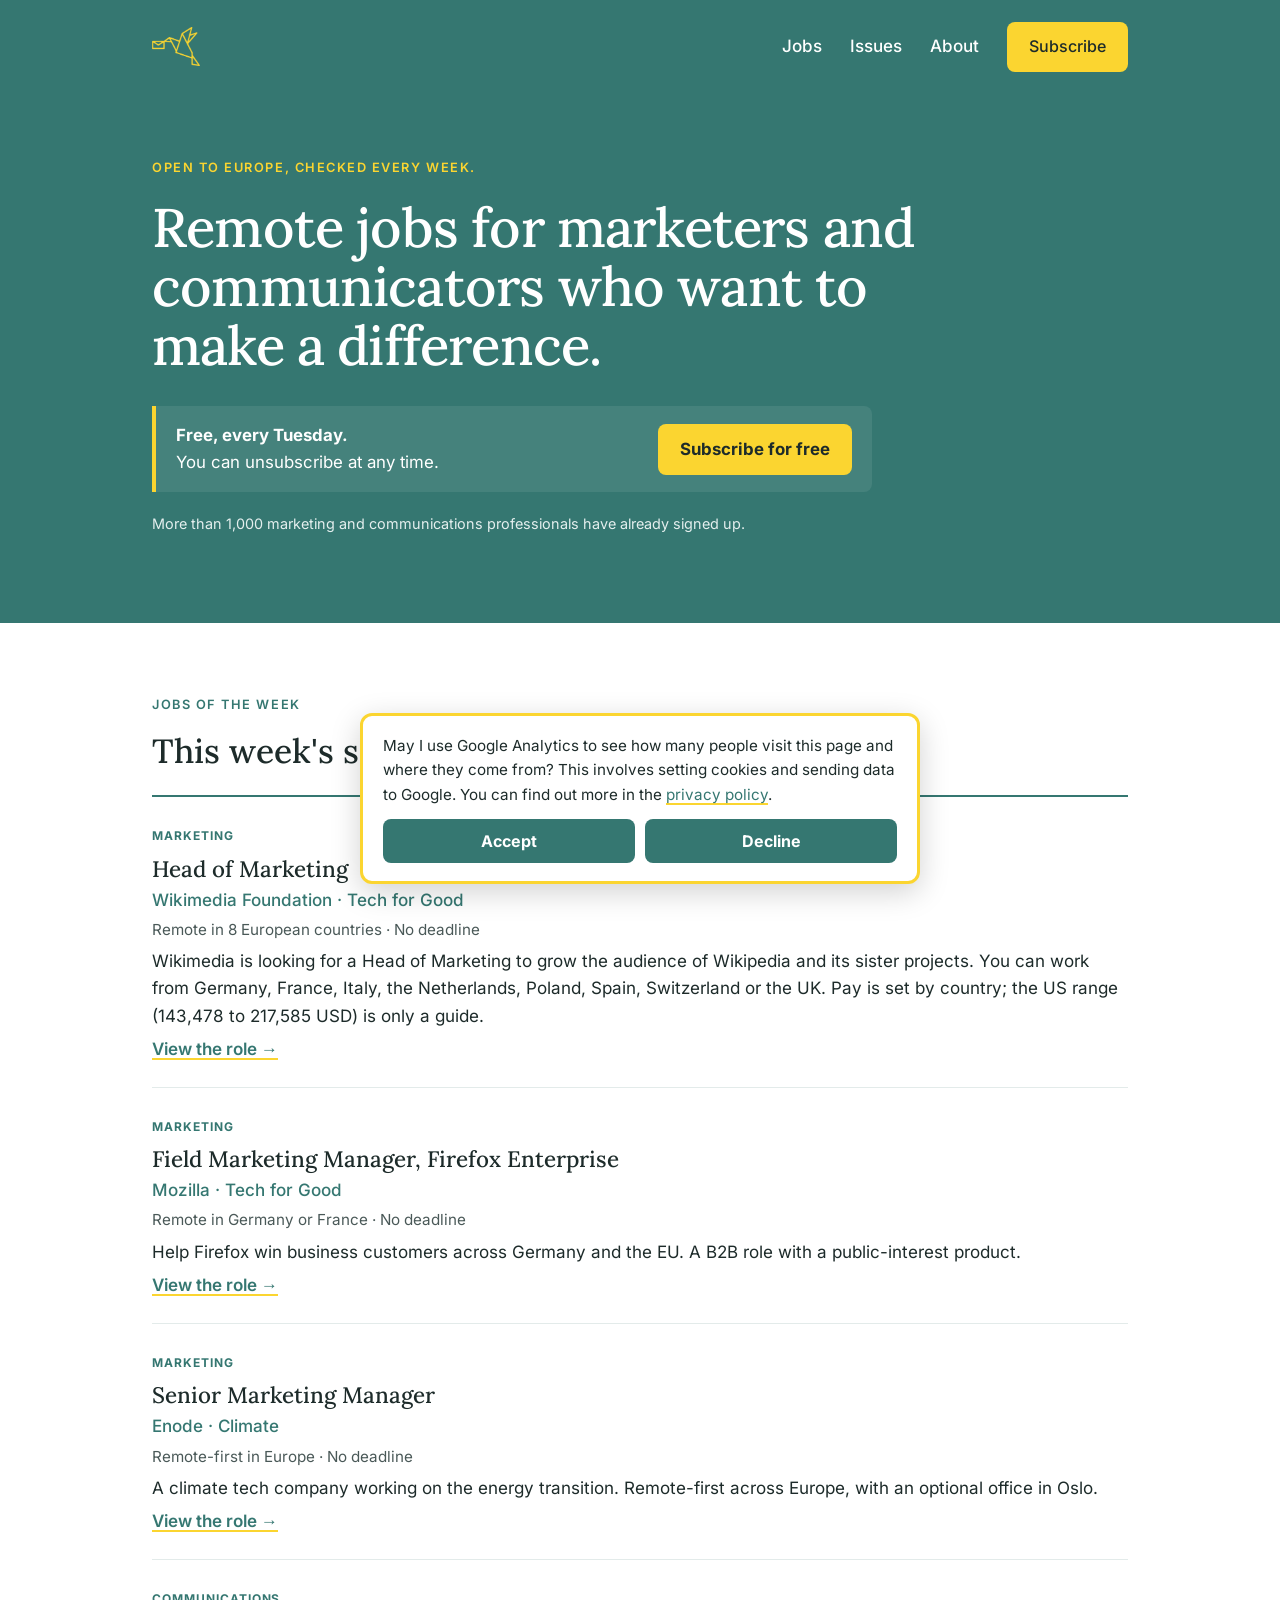
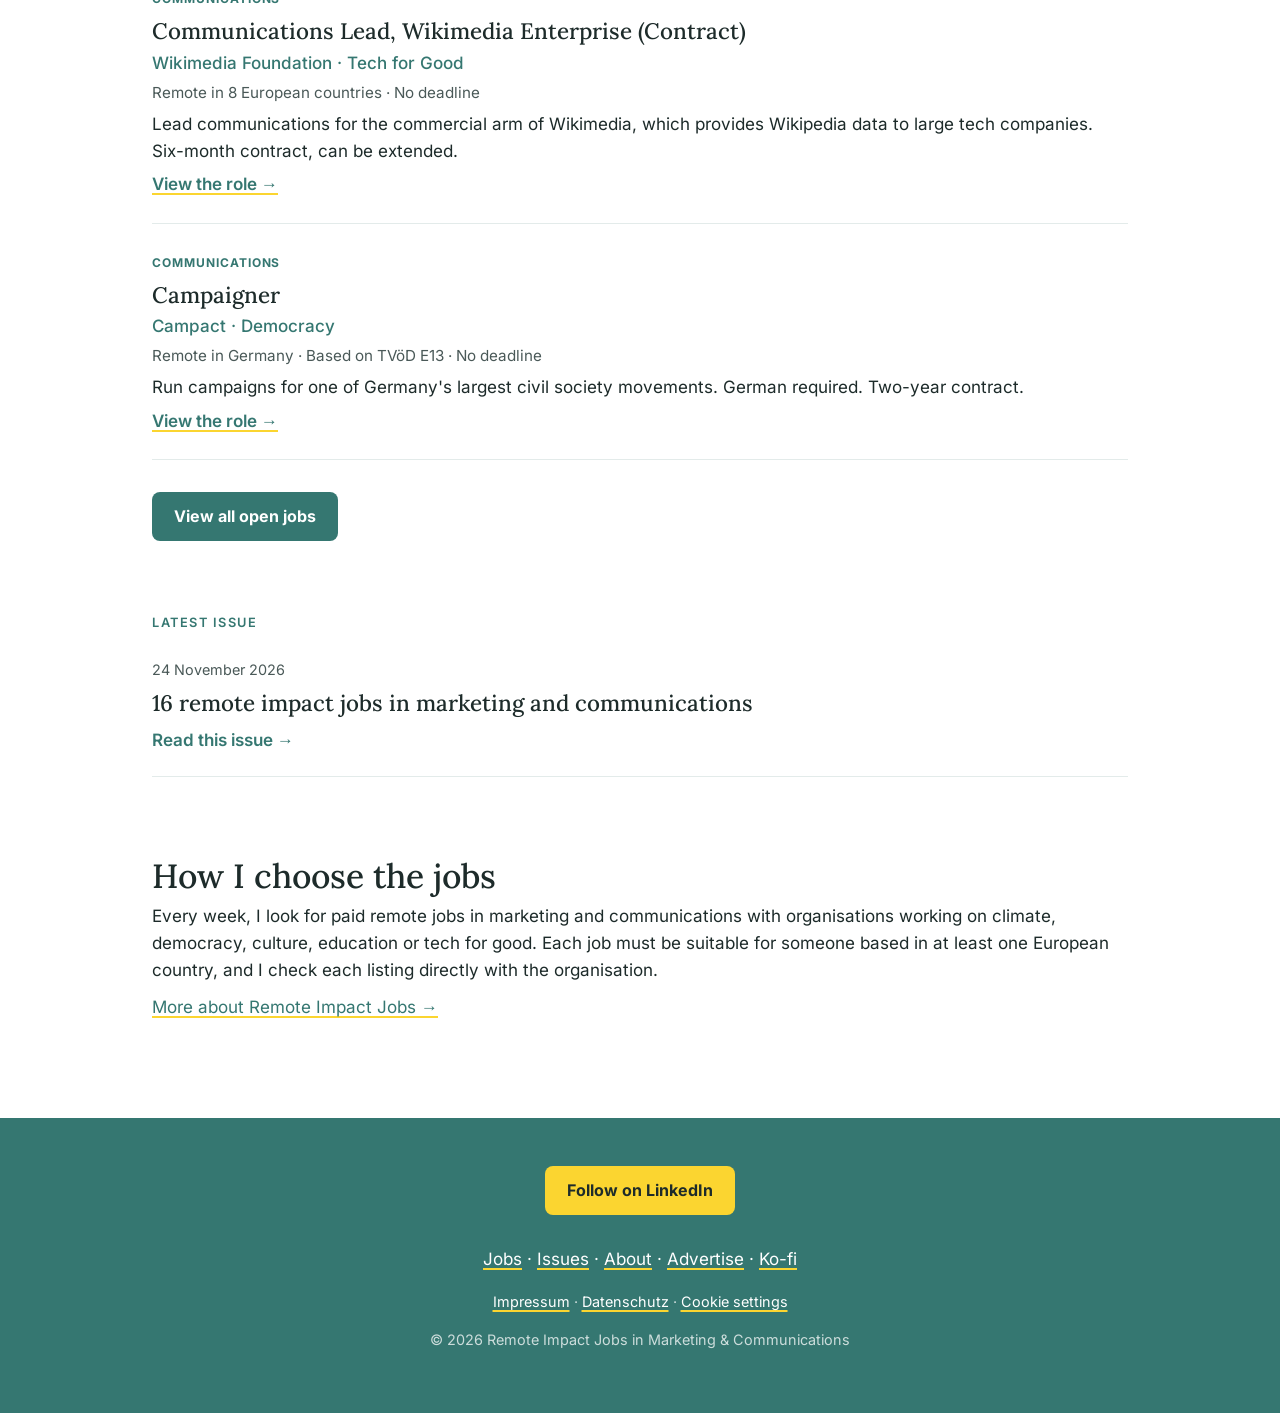
<file: index.html>
<!DOCTYPE html>
<html lang="en">
<head>
<meta charset="utf-8">
<meta name="viewport" content="width=device-width, initial-scale=1">
<title>Remote Impact Jobs in Marketing &amp; Communications</title>
<meta name="description" content="Impact-driven communications and marketing roles you can do from anywhere in Europe. New picks every week.">

<meta property="og:title" content="Remote Impact Jobs in Marketing &amp; Communications">
<meta property="og:description" content="Impact-driven communications and marketing roles you can do from anywhere in Europe. New picks every week.">
<meta property="og:type" content="website">
<meta property="og:image" content="https://remoteimpactjobs.eu/assets/og-image.png">
<meta property="og:image:width" content="1200">
<meta property="og:image:height" content="630">
<link rel="icon" type="image/png" href="/assets/favicon.png">
<link rel="stylesheet" href="/style.css">
<script src="/consent.js" defer></script>
</head>
<body data-page="home">
<nav class="topnav"><div class="wrap nav-inner">
  <a class="logo" href="/"><img src="/assets/logo-yellow.png" alt="Remote Impact Jobs in Marketing &amp; Communications" width="48"></a>
  <div class="links"><a href="/jobs">Jobs</a><a href="/issues">Issues</a><a href="/about">About</a><a class="btn btn-yellow btn-sm nav-cta" href="https://stephanies-newsletter-e9b995.beehiiv.com/subscribe" target="_blank" rel="noopener">Subscribe</a></div>
</div></nav>
<header class="hero">
  <div class="wrap">
    <p class="claim">Open to Europe, checked every week.</p>
    <h1>Remote jobs for marketers and communicators who want to make a difference.</h1>
    <div class="signup" id="signup">
      <div>
        <p><strong>Free, every Tuesday.</strong></p>
        <p>You can unsubscribe at any time.</p>
      </div>
      <a class="btn btn-yellow" href="https://stephanies-newsletter-e9b995.beehiiv.com/subscribe" target="_blank" rel="noopener">Subscribe for free</a>
    </div>
    <p class="proof">More than 1,000 marketing and communications professionals have already signed up.</p>
  </div>
</header>
<main class="wrap">
  <section>
    <p class="eyebrow">Jobs of the week</p>
    <h2 class="section-title list-title">This week's selection</h2>
    <div id="top-jobs"></div>
    <a class="btn btn-teal" href="/jobs">View all open jobs</a>
  </section>
  <section class="block">
    <p class="eyebrow">Latest issue</p>
    <div id="latest-issue"></div>
  </section>
  <section class="block how">
    <h2 class="section-title">How I choose the jobs</h2>
    <p>Every week, I look for paid remote jobs in marketing and communications with organisations working on climate, democracy, culture, education or tech for good. Each job must be suitable for someone based in at least one European country, and I check each listing directly with the organisation.</p>
    <a href="/about">More about Remote Impact Jobs →</a>
  </section>
</main>
<footer class="footer">
  <div class="wrap">
    <a class="btn btn-yellow" href="https://www.linkedin.com/company/remote-impact-jobs-in-marketing-communications/" target="_blank" rel="noopener">Follow on LinkedIn</a>
    <p><a href="/jobs">Jobs</a> · <a href="/issues">Issues</a> · <a href="/about">About</a> · <a href="/advertise">Advertise</a> · <a href="https://ko-fi.com/remoteimpactjobs" target="_blank" rel="noopener">Ko-fi</a></p>
    <p class="small"><a href="/impressum">Impressum</a> · <a href="/datenschutz">Datenschutz</a> · <a href="#" onclick="openConsent(event)">Cookie settings</a></p>
    <p class="small">© 2026 Remote Impact Jobs in Marketing &amp; Communications</p>
  </div>
</footer>
<script src="/data.js"></script>
<script src="/app.js"></script>
</body>
</html>
</file>
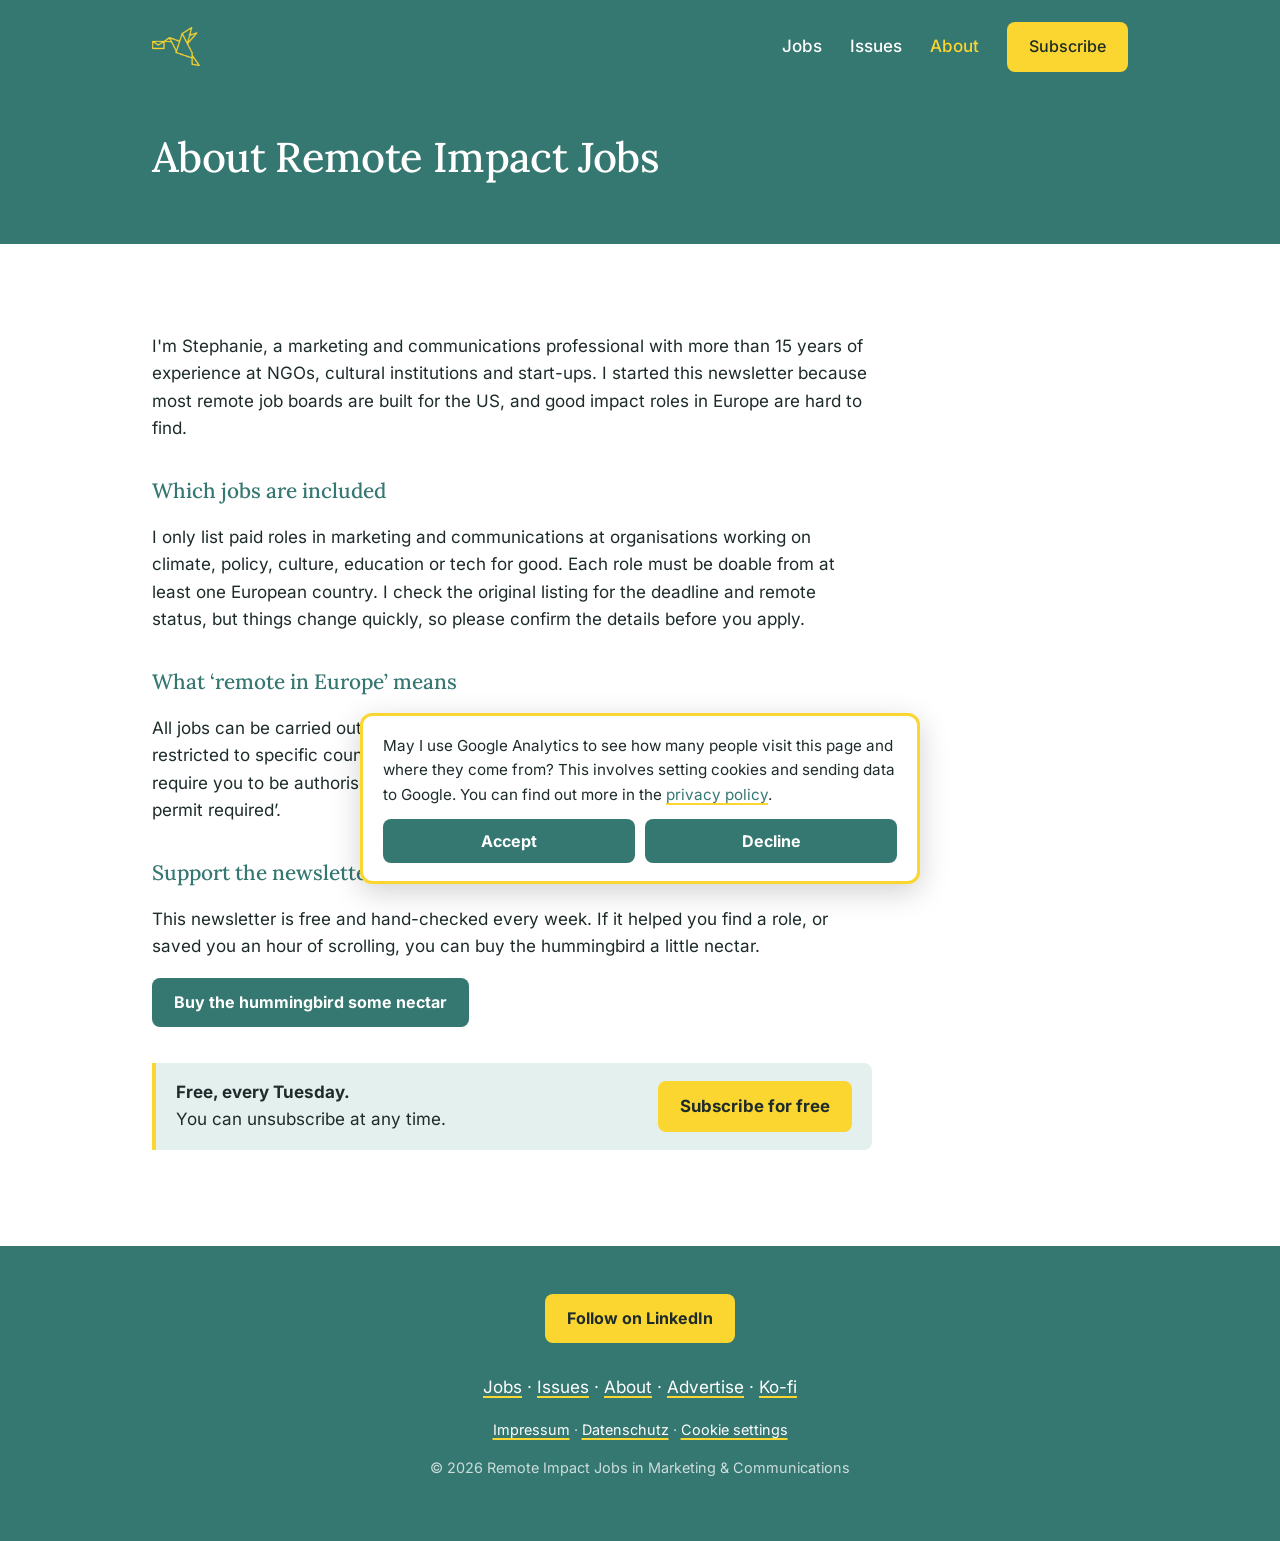
<file: about.html>
<!DOCTYPE html>
<html lang="en">
<head>
<meta charset="utf-8">
<meta name="viewport" content="width=device-width, initial-scale=1">
<title>About · Remote Impact Jobs</title>
<meta name="description" content="Impact-driven communications and marketing roles you can do from anywhere in Europe. New picks every week.">

<meta property="og:title" content="About · Remote Impact Jobs">
<meta property="og:description" content="Impact-driven communications and marketing roles you can do from anywhere in Europe. New picks every week.">
<meta property="og:type" content="website">
<meta property="og:image" content="https://remoteimpactjobs.eu/assets/og-image.png">
<meta property="og:image:width" content="1200">
<meta property="og:image:height" content="630">
<link rel="icon" type="image/png" href="/assets/favicon.png">
<link rel="stylesheet" href="/style.css">
<script src="/consent.js" defer></script>
</head>
<body data-page="about">
<nav class="topnav"><div class="wrap nav-inner">
  <a class="logo" href="/"><img src="/assets/logo-yellow.png" alt="Remote Impact Jobs in Marketing &amp; Communications" width="48"></a>
  <div class="links"><a href="/jobs">Jobs</a><a href="/issues">Issues</a><a href="/about" class="active">About</a><a class="btn btn-yellow btn-sm nav-cta" href="https://stephanies-newsletter-e9b995.beehiiv.com/subscribe" target="_blank" rel="noopener">Subscribe</a></div>
</div></nav>
<header class="page-head"><div class="wrap">
  <h1>About Remote Impact Jobs</h1>
</div></header>
<main class="wrap prose">
  <p>I'm Stephanie, a marketing and communications professional with more than 15 years of experience at NGOs, cultural institutions and start-ups. I started this newsletter because most remote job boards are built for the US, and good impact roles in Europe are hard to find.</p>
  <h2>Which jobs are included</h2>
  <p>I only list paid roles in marketing and communications at organisations working on climate, policy, culture, education or tech for good. Each role must be doable from at least one European country. I check the original listing for the deadline and remote status, but things change quickly, so please confirm the details before you apply.</p>
  <h2>What ‘remote in Europe’ means</h2>
  <p>All jobs can be carried out remotely from at least one European country. Many are restricted to specific countries; this is always stated in the job description. For jobs that require you to be authorised to live or work in the UK, the description will state ‘UK work permit required’.</p>
  <h2>Support the newsletter</h2>
  <p>This newsletter is free and hand-checked every week. If it helped you find a role, or saved you an hour of scrolling, you can buy the hummingbird a little nectar.</p>
  <p><a class="btn btn-teal" href="https://ko-fi.com/remoteimpactjobs" target="_blank" rel="noopener">Buy the hummingbird some nectar</a></p>
  <div class="about-signup">
    <div class="signup" id="signup">
      <div>
        <p><strong>Free, every Tuesday.</strong></p>
        <p>You can unsubscribe at any time.</p>
      </div>
      <a class="btn btn-yellow" href="https://stephanies-newsletter-e9b995.beehiiv.com/subscribe" target="_blank" rel="noopener">Subscribe for free</a>
    </div>
  </div>
</main>
<footer class="footer">
  <div class="wrap">
    <a class="btn btn-yellow" href="https://www.linkedin.com/company/remote-impact-jobs-in-marketing-communications/" target="_blank" rel="noopener">Follow on LinkedIn</a>
    <p><a href="/jobs">Jobs</a> · <a href="/issues">Issues</a> · <a href="/about">About</a> · <a href="/advertise">Advertise</a> · <a href="https://ko-fi.com/remoteimpactjobs" target="_blank" rel="noopener">Ko-fi</a></p>
    <p class="small"><a href="/impressum">Impressum</a> · <a href="/datenschutz">Datenschutz</a> · <a href="#" onclick="openConsent(event)">Cookie settings</a></p>
    <p class="small">© 2026 Remote Impact Jobs in Marketing &amp; Communications</p>
  </div>
</footer>
</body>
</html>
</file>
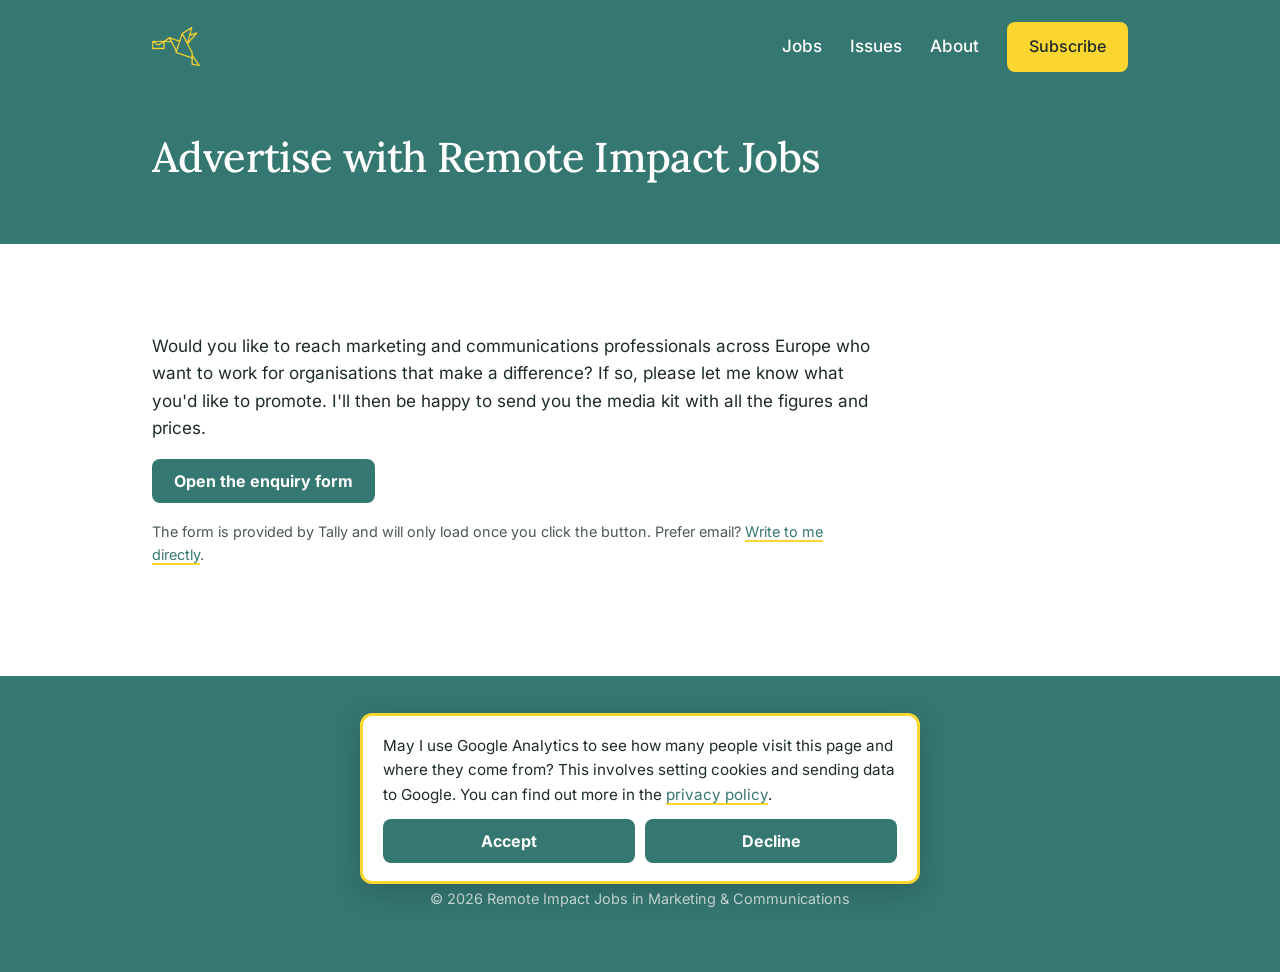
<file: advertise.html>
<!DOCTYPE html>
<html lang="en">
<head>
<meta charset="utf-8">
<meta name="viewport" content="width=device-width, initial-scale=1">
<title>Advertise · Remote Impact Jobs</title>
<meta name="description" content="Advertise with Remote Impact Jobs and reach marketing and communications professionals across Europe.">

<meta property="og:title" content="Advertise · Remote Impact Jobs">
<meta property="og:description" content="Advertise with Remote Impact Jobs and reach marketing and communications professionals across Europe.">
<meta property="og:type" content="website">
<meta property="og:image" content="https://remoteimpactjobs.eu/assets/og-image.png">
<meta property="og:image:width" content="1200">
<meta property="og:image:height" content="630">
<link rel="icon" type="image/png" href="/assets/favicon.png">
<link rel="stylesheet" href="/style.css">
<script src="/consent.js" defer></script>
</head>
<body data-page="advertise">
<nav class="topnav"><div class="wrap nav-inner">
  <a class="logo" href="/"><img src="/assets/logo-yellow.png" alt="Remote Impact Jobs in Marketing &amp; Communications" width="48"></a>
  <div class="links"><a href="/jobs">Jobs</a><a href="/issues">Issues</a><a href="/about">About</a><a class="btn btn-yellow btn-sm nav-cta" href="https://stephanies-newsletter-e9b995.beehiiv.com/subscribe" target="_blank" rel="noopener">Subscribe</a></div>
</div></nav>
<header class="page-head"><div class="wrap">
  <h1>Advertise with Remote Impact Jobs</h1>
</div></header>
<main class="wrap prose">
  <p>Would you like to reach marketing and communications professionals across Europe who want to work for organisations that make a difference? If so, please let me know what you'd like to promote. I'll then be happy to send you the media kit with all the figures and prices.</p>
  <div id="tally-box">
    <p><button class="btn btn-teal" type="button" id="tally-open">Open the enquiry form</button></p>
    <p class="small">The form is provided by Tally and will only load once you click the button. Prefer email? <a href="mailto:mail@stephanie-wieck.com?subject=Advertising%20with%20Remote%20Impact%20Jobs&body=Organisation%3A%0AWhat%20I%27d%20like%20to%20promote%3A%0APreferred%20timing%3A%0A">Write to me directly</a>.</p>
  </div>
</main>
<script>
document.getElementById('tally-open').addEventListener('click',function(){
  var box=document.getElementById('tally-box');
  box.innerHTML='<iframe src="https://tally.so/embed/0VOLrP?alignLeft=1&hideTitle=1&transparentBackground=1&dynamicHeight=1" loading="lazy" width="100%" height="720" frameborder="0" title="Advertising enquiry" style="border:0"></iframe><p class="small">Prefer email? <a href="mailto:mail@stephanie-wieck.com?subject=Advertising%20with%20Remote%20Impact%20Jobs&body=Organisation%3A%0AWhat%20I%27d%20like%20to%20promote%3A%0APreferred%20timing%3A%0A">Write to me directly</a>.</p>';
  var s=document.createElement('script');s.src='https://tally.so/widgets/embed.js';document.body.appendChild(s);
});
</script>
<footer class="footer">
  <div class="wrap">
    <a class="btn btn-yellow" href="https://www.linkedin.com/company/remote-impact-jobs-in-marketing-communications/" target="_blank" rel="noopener">Follow on LinkedIn</a>
    <p><a href="/jobs">Jobs</a> · <a href="/issues">Issues</a> · <a href="/about">About</a> · <a href="/advertise">Advertise</a> · <a href="https://ko-fi.com/remoteimpactjobs" target="_blank" rel="noopener">Ko-fi</a></p>
    <p class="small"><a href="/impressum">Impressum</a> · <a href="/datenschutz">Datenschutz</a> · <a href="#" onclick="openConsent(event)">Cookie settings</a></p>
    <p class="small">© 2026 Remote Impact Jobs in Marketing &amp; Communications</p>
  </div>
</footer>
</body>
</html>
</file>
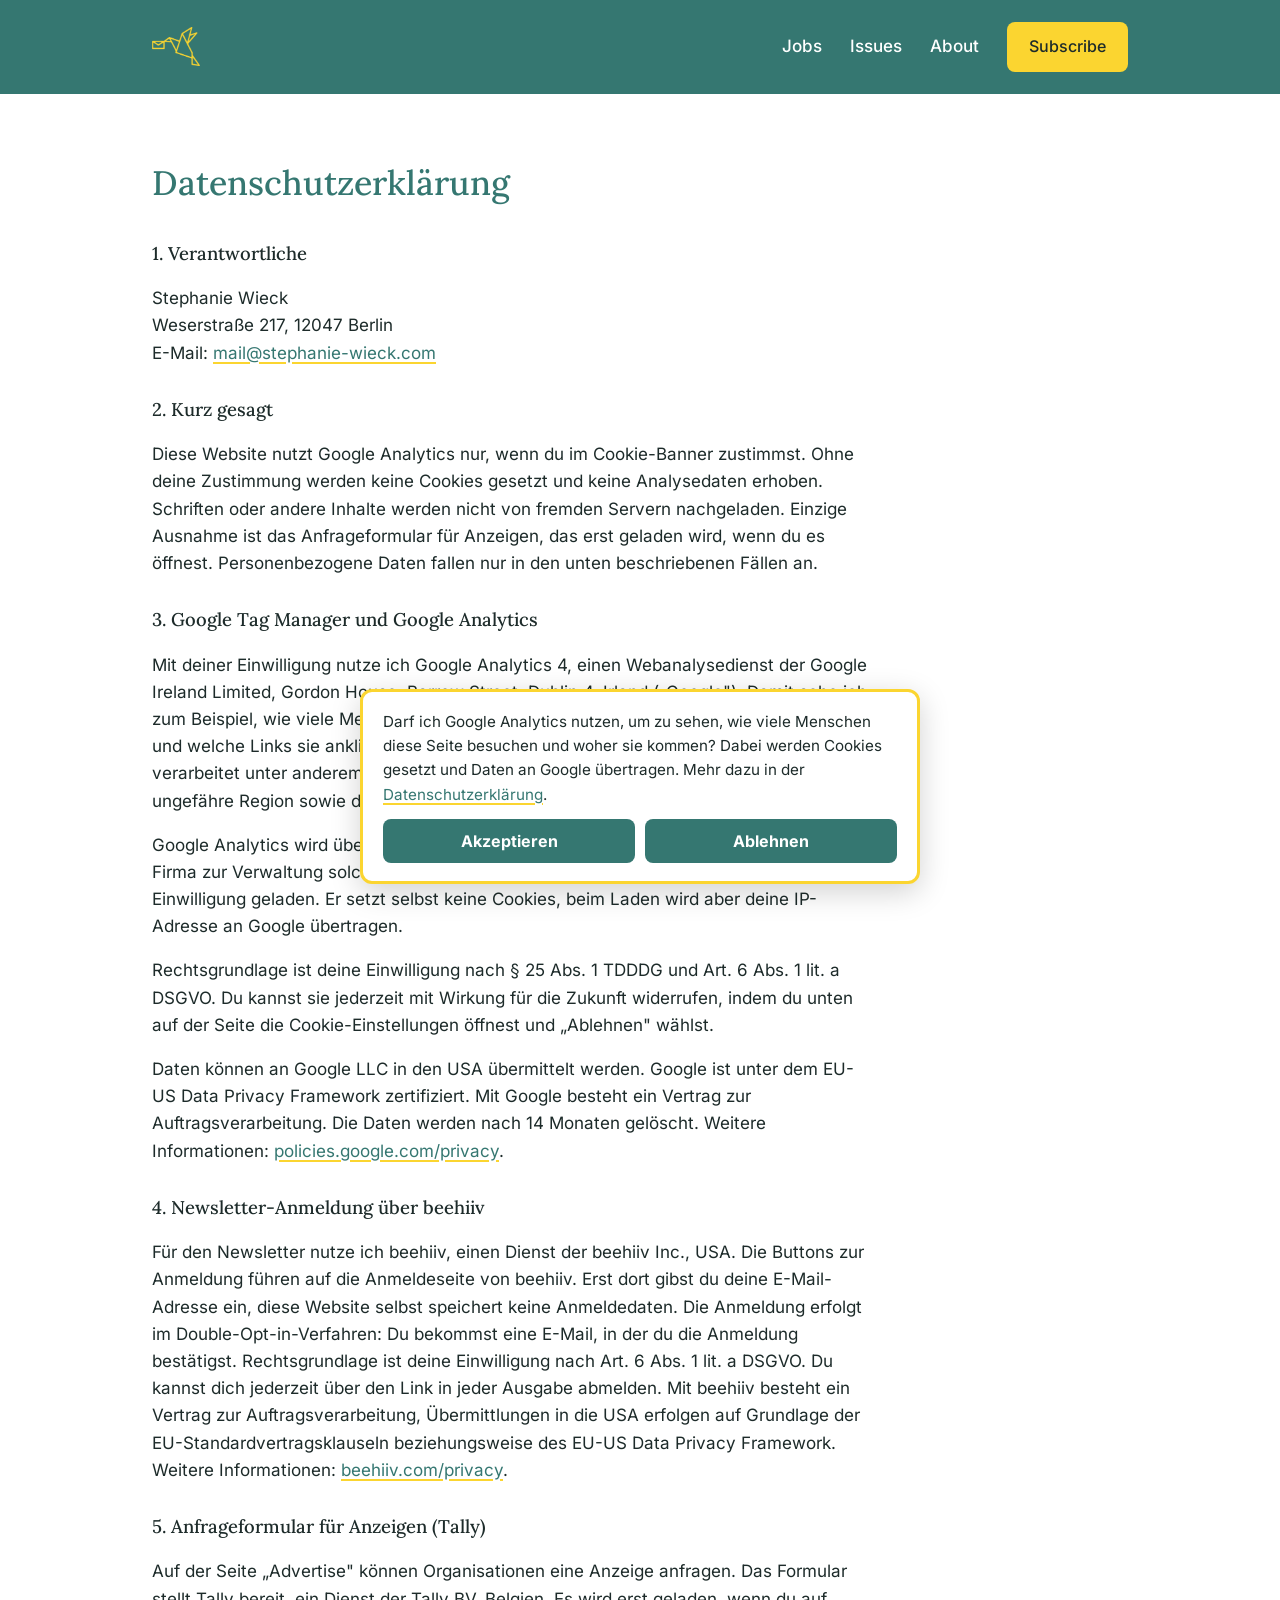
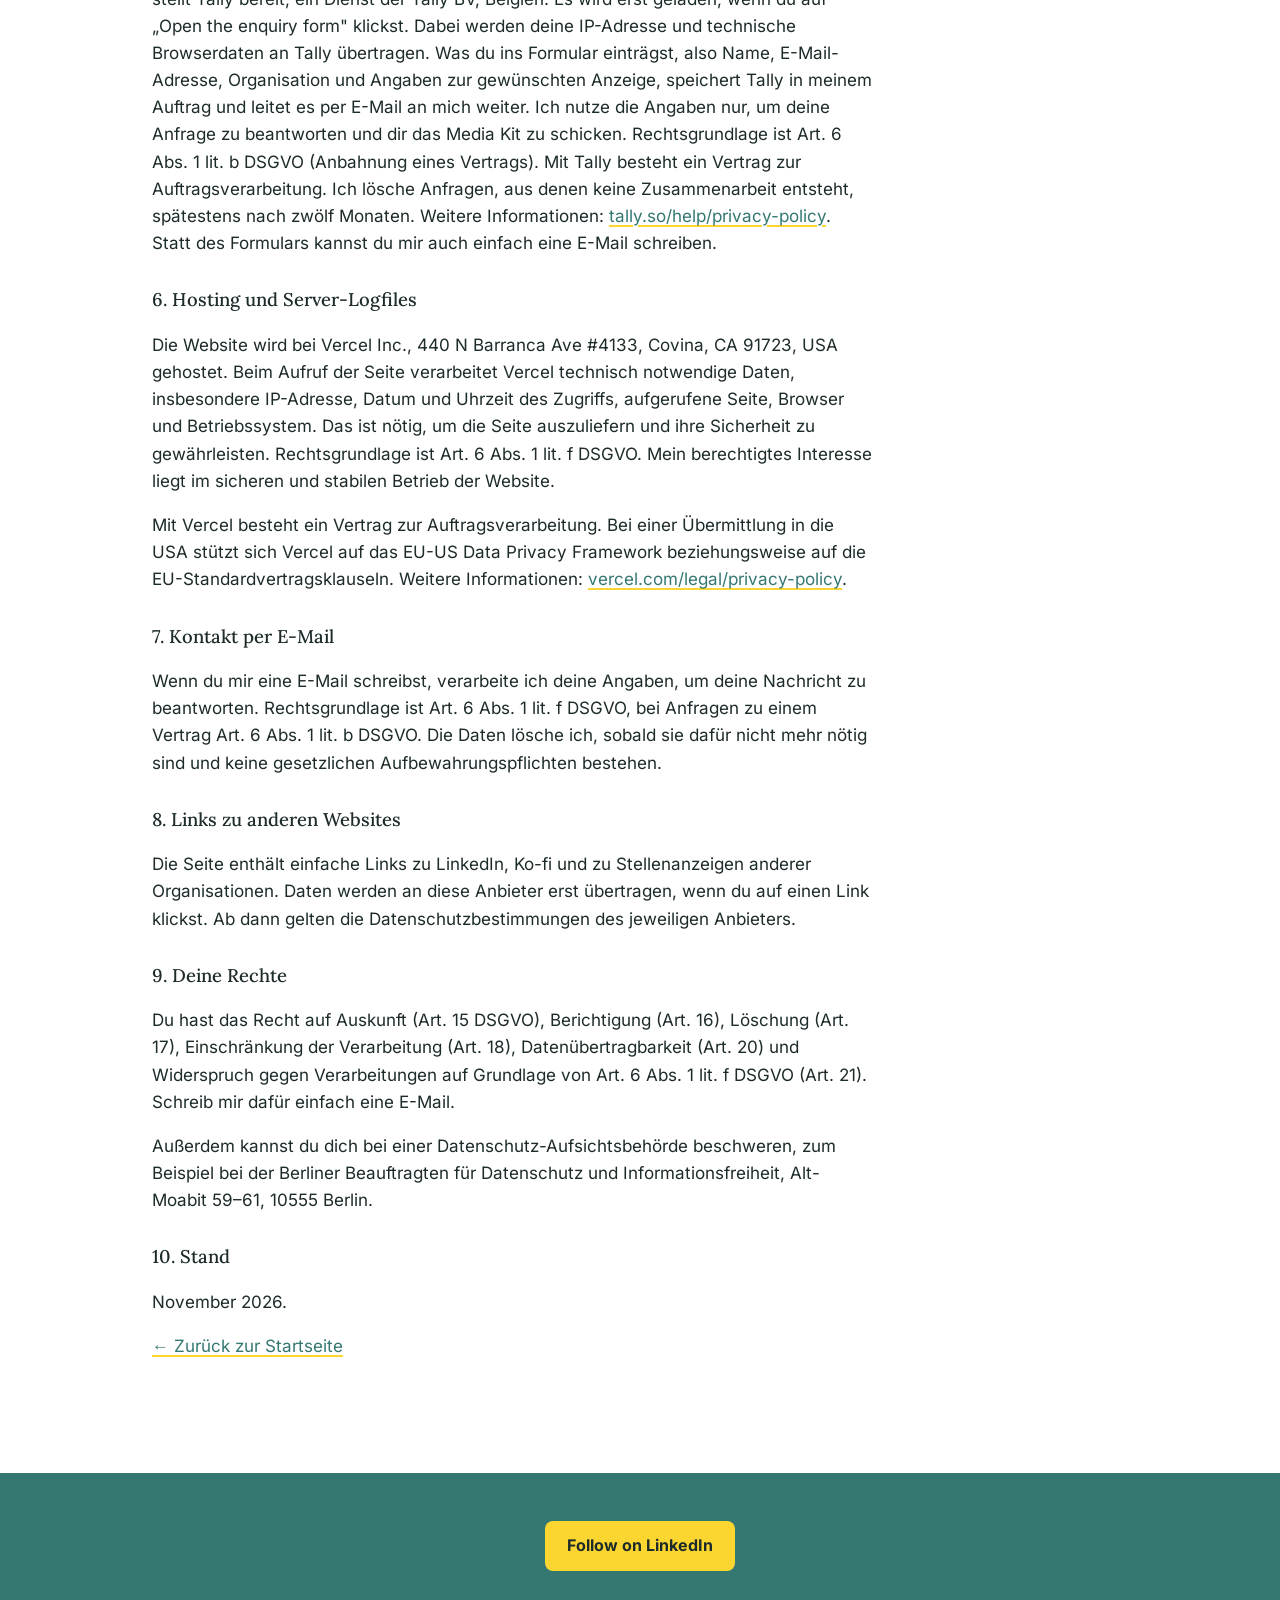
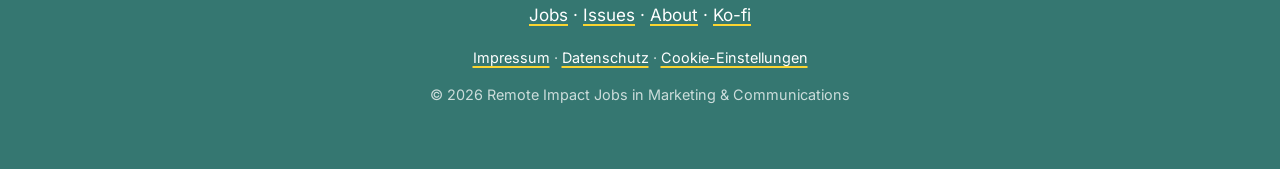
<file: datenschutz.html>
<!DOCTYPE html>
<html lang="de">
<head>
<meta charset="utf-8">
<meta name="viewport" content="width=device-width, initial-scale=1">
<title>Datenschutz · Remote Impact Jobs</title>
<meta name="robots" content="noindex">
<link rel="icon" type="image/png" href="/assets/favicon.png">
<link rel="stylesheet" href="/style.css">
<script src="/consent.js" defer></script>
</head>
<body>
<nav class="topnav"><div class="wrap nav-inner">
  <a class="logo" href="/"><img src="/assets/logo-yellow.png" alt="Remote Impact Jobs in Marketing &amp; Communications" width="48"></a>
  <div class="links"><a href="/jobs">Jobs</a><a href="/issues">Issues</a><a href="/about">About</a><a class="btn btn-yellow btn-sm nav-cta" href="https://stephanies-newsletter-e9b995.beehiiv.com/subscribe" target="_blank" rel="noopener">Subscribe</a></div>
</div></nav>

<main class="wrap legal">
  <h1>Datenschutzerklärung</h1>

  <h2>1. Verantwortliche</h2>
  <p>Stephanie Wieck<br>
  Weserstraße 217, 12047 Berlin<br>
  E-Mail: <a href="mailto:mail@stephanie-wieck.com">mail@stephanie-wieck.com</a></p>

  <h2>2. Kurz gesagt</h2>
  <p>Diese Website nutzt Google Analytics nur, wenn du im Cookie-Banner zustimmst. Ohne deine Zustimmung werden keine Cookies gesetzt und keine Analysedaten erhoben. Schriften oder andere Inhalte werden nicht von fremden Servern nachgeladen. Einzige Ausnahme ist das Anfrageformular für Anzeigen, das erst geladen wird, wenn du es öffnest. Personenbezogene Daten fallen nur in den unten beschriebenen Fällen an.</p>

  <h2>3. Google Tag Manager und Google Analytics</h2>
  <p>Mit deiner Einwilligung nutze ich Google Analytics 4, einen Webanalysedienst der Google Ireland Limited, Gordon House, Barrow Street, Dublin 4, Irland („Google"). Damit sehe ich zum Beispiel, wie viele Menschen die Seite besuchen, über welche Links sie kommen und welche Links sie anklicken. Dazu setzt Google Cookies auf deinem Gerät und verarbeitet unter anderem gekürzte IP-Adressen, Geräte- und Browserinformationen, die ungefähre Region sowie dein Nutzungsverhalten auf dieser Seite.</p>
  <p>Google Analytics wird über den Google Tag Manager eingebunden, ein Tool derselben Firma zur Verwaltung solcher Dienste. Auch der Tag Manager wird erst nach deiner Einwilligung geladen. Er setzt selbst keine Cookies, beim Laden wird aber deine IP-Adresse an Google übertragen.</p>
  <p>Rechtsgrundlage ist deine Einwilligung nach § 25 Abs. 1 TDDDG und Art. 6 Abs. 1 lit. a DSGVO. Du kannst sie jederzeit mit Wirkung für die Zukunft widerrufen, indem du unten auf der Seite die Cookie-Einstellungen öffnest und „Ablehnen" wählst.</p>
  <p>Daten können an Google LLC in den USA übermittelt werden. Google ist unter dem EU-US Data Privacy Framework zertifiziert. Mit Google besteht ein Vertrag zur Auftragsverarbeitung. Die Daten werden nach 14 Monaten gelöscht. Weitere Informationen: <a href="https://policies.google.com/privacy" target="_blank" rel="noopener">policies.google.com/privacy</a>.</p>

    <h2>4. Newsletter-Anmeldung über beehiiv</h2>
  <p>Für den Newsletter nutze ich beehiiv, einen Dienst der beehiiv Inc., USA. Die Buttons zur Anmeldung führen auf die Anmeldeseite von beehiiv. Erst dort gibst du deine E-Mail-Adresse ein, diese Website selbst speichert keine Anmeldedaten. Die Anmeldung erfolgt im Double-Opt-in-Verfahren: Du bekommst eine E-Mail, in der du die Anmeldung bestätigst. Rechtsgrundlage ist deine Einwilligung nach Art. 6 Abs. 1 lit. a DSGVO. Du kannst dich jederzeit über den Link in jeder Ausgabe abmelden. Mit beehiiv besteht ein Vertrag zur Auftragsverarbeitung, Übermittlungen in die USA erfolgen auf Grundlage der EU-Standardvertragsklauseln beziehungsweise des EU-US Data Privacy Framework. Weitere Informationen: <a href="https://www.beehiiv.com/privacy" target="_blank" rel="noopener">beehiiv.com/privacy</a>.</p>

<h2>5. Anfrageformular für Anzeigen (Tally)</h2>
  <p>Auf der Seite „Advertise" können Organisationen eine Anzeige anfragen. Das Formular stellt Tally bereit, ein Dienst der Tally BV, Belgien. Es wird erst geladen, wenn du auf „Open the enquiry form" klickst. Dabei werden deine IP-Adresse und technische Browserdaten an Tally übertragen. Was du ins Formular einträgst, also Name, E-Mail-Adresse, Organisation und Angaben zur gewünschten Anzeige, speichert Tally in meinem Auftrag und leitet es per E-Mail an mich weiter. Ich nutze die Angaben nur, um deine Anfrage zu beantworten und dir das Media Kit zu schicken. Rechtsgrundlage ist Art. 6 Abs. 1 lit. b DSGVO (Anbahnung eines Vertrags). Mit Tally besteht ein Vertrag zur Auftragsverarbeitung. Ich lösche Anfragen, aus denen keine Zusammenarbeit entsteht, spätestens nach zwölf Monaten. Weitere Informationen: <a href="https://tally.so/help/privacy-policy" target="_blank" rel="noopener">tally.so/help/privacy-policy</a>. Statt des Formulars kannst du mir auch einfach eine E-Mail schreiben.</p>

<h2>6. Hosting und Server-Logfiles</h2>
  <p>Die Website wird bei Vercel Inc., 440 N Barranca Ave #4133, Covina, CA 91723, USA gehostet. Beim Aufruf der Seite verarbeitet Vercel technisch notwendige Daten, insbesondere IP-Adresse, Datum und Uhrzeit des Zugriffs, aufgerufene Seite, Browser und Betriebssystem. Das ist nötig, um die Seite auszuliefern und ihre Sicherheit zu gewährleisten. Rechtsgrundlage ist Art. 6 Abs. 1 lit. f DSGVO. Mein berechtigtes Interesse liegt im sicheren und stabilen Betrieb der Website.</p>
  <p>Mit Vercel besteht ein Vertrag zur Auftragsverarbeitung. Bei einer Übermittlung in die USA stützt sich Vercel auf das EU-US Data Privacy Framework beziehungsweise auf die EU-Standardvertragsklauseln. Weitere Informationen: <a href="https://vercel.com/legal/privacy-policy" target="_blank" rel="noopener">vercel.com/legal/privacy-policy</a>.</p>

  <h2>7. Kontakt per E-Mail</h2>
  <p>Wenn du mir eine E-Mail schreibst, verarbeite ich deine Angaben, um deine Nachricht zu beantworten. Rechtsgrundlage ist Art. 6 Abs. 1 lit. f DSGVO, bei Anfragen zu einem Vertrag Art. 6 Abs. 1 lit. b DSGVO. Die Daten lösche ich, sobald sie dafür nicht mehr nötig sind und keine gesetzlichen Aufbewahrungspflichten bestehen.</p>

  <h2>8. Links zu anderen Websites</h2>
  <p>Die Seite enthält einfache Links zu LinkedIn, Ko-fi und zu Stellenanzeigen anderer Organisationen. Daten werden an diese Anbieter erst übertragen, wenn du auf einen Link klickst. Ab dann gelten die Datenschutzbestimmungen des jeweiligen Anbieters.</p>

  <h2>9. Deine Rechte</h2>
  <p>Du hast das Recht auf Auskunft (Art. 15 DSGVO), Berichtigung (Art. 16), Löschung (Art. 17), Einschränkung der Verarbeitung (Art. 18), Datenübertragbarkeit (Art. 20) und Widerspruch gegen Verarbeitungen auf Grundlage von Art. 6 Abs. 1 lit. f DSGVO (Art. 21). Schreib mir dafür einfach eine E-Mail.</p>
  <p>Außerdem kannst du dich bei einer Datenschutz-Aufsichtsbehörde beschweren, zum Beispiel bei der Berliner Beauftragten für Datenschutz und Informationsfreiheit, Alt-Moabit 59–61, 10555 Berlin.</p>

  <h2>10. Stand</h2>
  <p>November 2026. </p>

  <p><a href="/">← Zurück zur Startseite</a></p>
</main>

<footer class="footer">
  <div class="wrap">
    <a class="btn btn-yellow" href="https://www.linkedin.com/company/remote-impact-jobs-in-marketing-communications/" target="_blank" rel="noopener">Follow on LinkedIn</a>
    <p><a href="/jobs">Jobs</a> · <a href="/issues">Issues</a> · <a href="/about">About</a> · <a href="https://ko-fi.com/remoteimpactjobs" target="_blank" rel="noopener">Ko-fi</a></p>
    <p class="small"><a href="/impressum">Impressum</a> · <a href="/datenschutz">Datenschutz</a> · <a href="#" onclick="openConsent(event)">Cookie-Einstellungen</a></p>
    <p class="small">© 2026 Remote Impact Jobs in Marketing &amp; Communications</p>
  </div>
</footer>
</body>
</html>
</file>
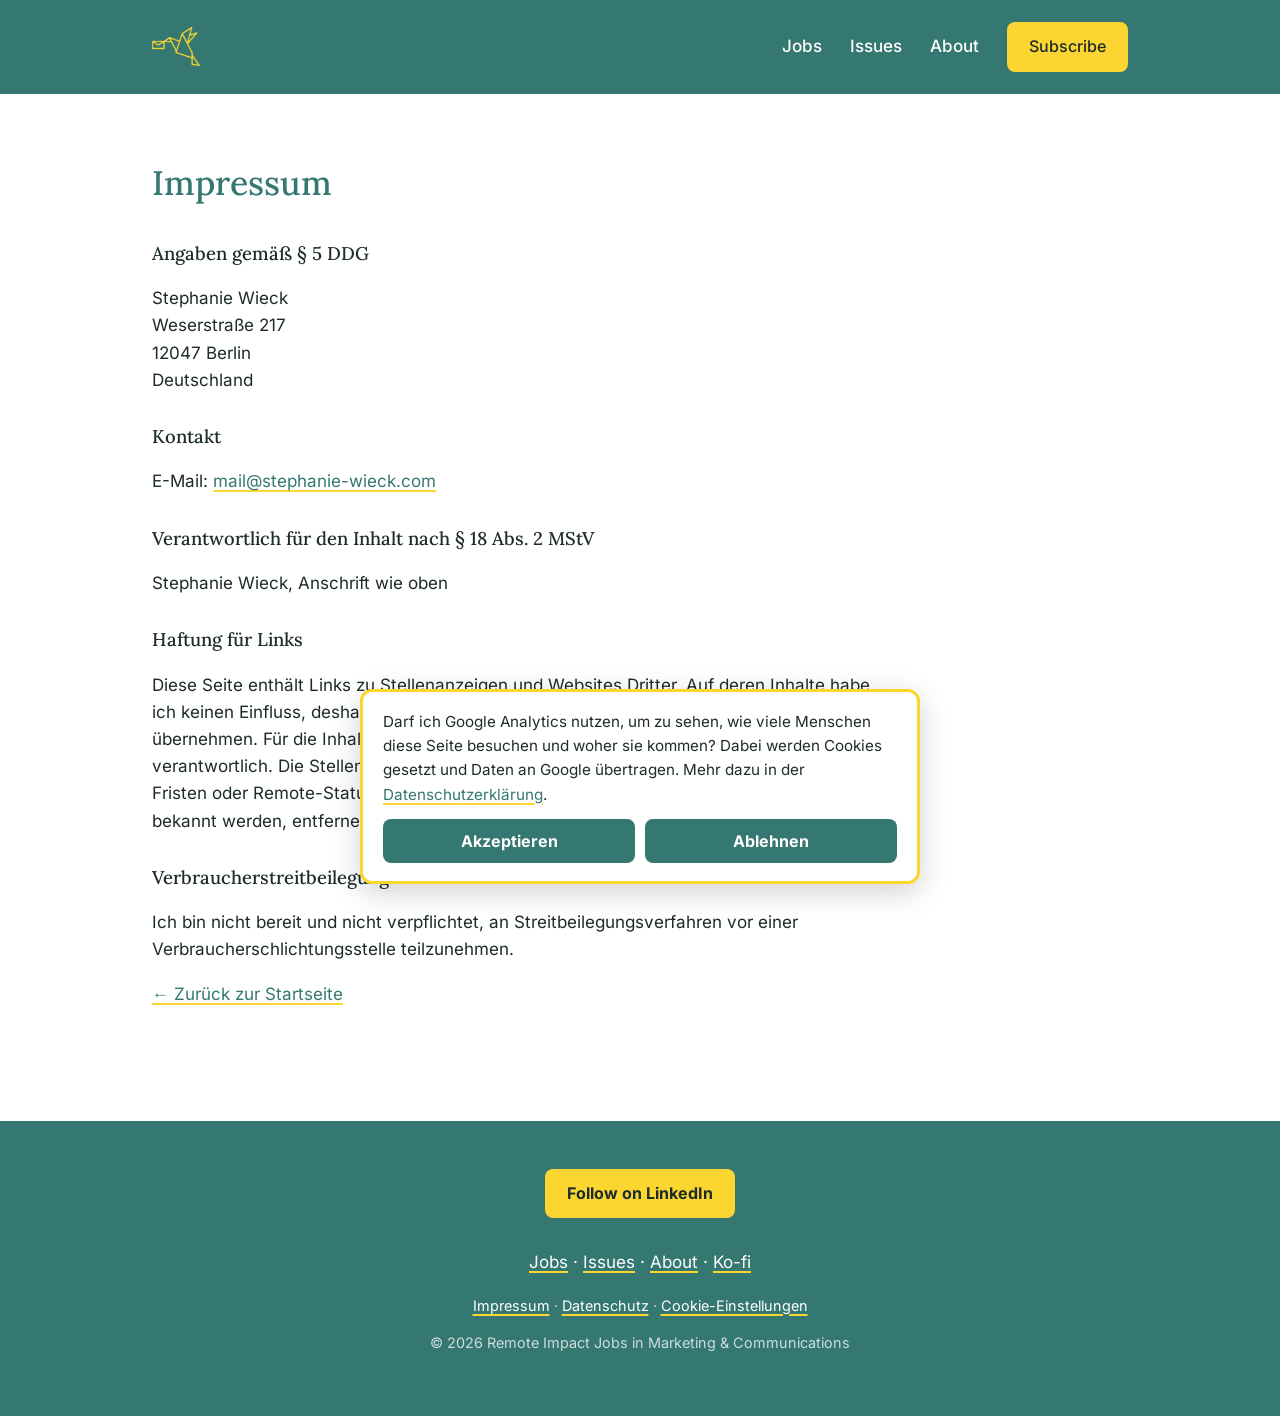
<file: impressum.html>
<!DOCTYPE html>
<html lang="de">
<head>
<meta charset="utf-8">
<meta name="viewport" content="width=device-width, initial-scale=1">
<title>Impressum · Remote Impact Jobs</title>
<meta name="robots" content="noindex">
<link rel="icon" type="image/png" href="/assets/favicon.png">
<link rel="stylesheet" href="/style.css">
<script src="/consent.js" defer></script>
</head>
<body>
<nav class="topnav"><div class="wrap nav-inner">
  <a class="logo" href="/"><img src="/assets/logo-yellow.png" alt="Remote Impact Jobs in Marketing &amp; Communications" width="48"></a>
  <div class="links"><a href="/jobs">Jobs</a><a href="/issues">Issues</a><a href="/about">About</a><a class="btn btn-yellow btn-sm nav-cta" href="https://stephanies-newsletter-e9b995.beehiiv.com/subscribe" target="_blank" rel="noopener">Subscribe</a></div>
</div></nav>

<main class="wrap legal">
  <h1>Impressum</h1>

  <h2>Angaben gemäß § 5 DDG</h2>
  <p>Stephanie Wieck<br>
  Weserstraße 217<br>
  12047 Berlin<br>
  Deutschland</p>

  <h2>Kontakt</h2>
  <p>E-Mail: <a href="mailto:mail@stephanie-wieck.com">mail@stephanie-wieck.com</a></p>

  <h2>Verantwortlich für den Inhalt nach § 18 Abs. 2 MStV</h2>
  <p>Stephanie Wieck, Anschrift wie oben</p>

  <h2>Haftung für Links</h2>
  <p>Diese Seite enthält Links zu Stellenanzeigen und Websites Dritter. Auf deren Inhalte habe ich keinen Einfluss, deshalb kann ich für diese fremden Inhalte keine Gewähr übernehmen. Für die Inhalte der verlinkten Seiten ist stets der jeweilige Anbieter verantwortlich. Die Stellenanzeigen prüfe ich vor der Veröffentlichung. Angaben wie Fristen oder Remote-Status können sich danach ändern. Wenn mir rechtswidrige Inhalte bekannt werden, entferne ich die entsprechenden Links umgehend.</p>

  <h2>Verbraucherstreitbeilegung</h2>
  <p>Ich bin nicht bereit und nicht verpflichtet, an Streitbeilegungsverfahren vor einer Verbraucherschlichtungsstelle teilzunehmen.</p>

  <p><a href="/">← Zurück zur Startseite</a></p>
</main>

<footer class="footer">
  <div class="wrap">
    <a class="btn btn-yellow" href="https://www.linkedin.com/company/remote-impact-jobs-in-marketing-communications/" target="_blank" rel="noopener">Follow on LinkedIn</a>
    <p><a href="/jobs">Jobs</a> · <a href="/issues">Issues</a> · <a href="/about">About</a> · <a href="https://ko-fi.com/remoteimpactjobs" target="_blank" rel="noopener">Ko-fi</a></p>
    <p class="small"><a href="/impressum">Impressum</a> · <a href="/datenschutz">Datenschutz</a> · <a href="#" onclick="openConsent(event)">Cookie-Einstellungen</a></p>
    <p class="small">© 2026 Remote Impact Jobs in Marketing &amp; Communications</p>
  </div>
</footer>
</body>
</html>
</file>
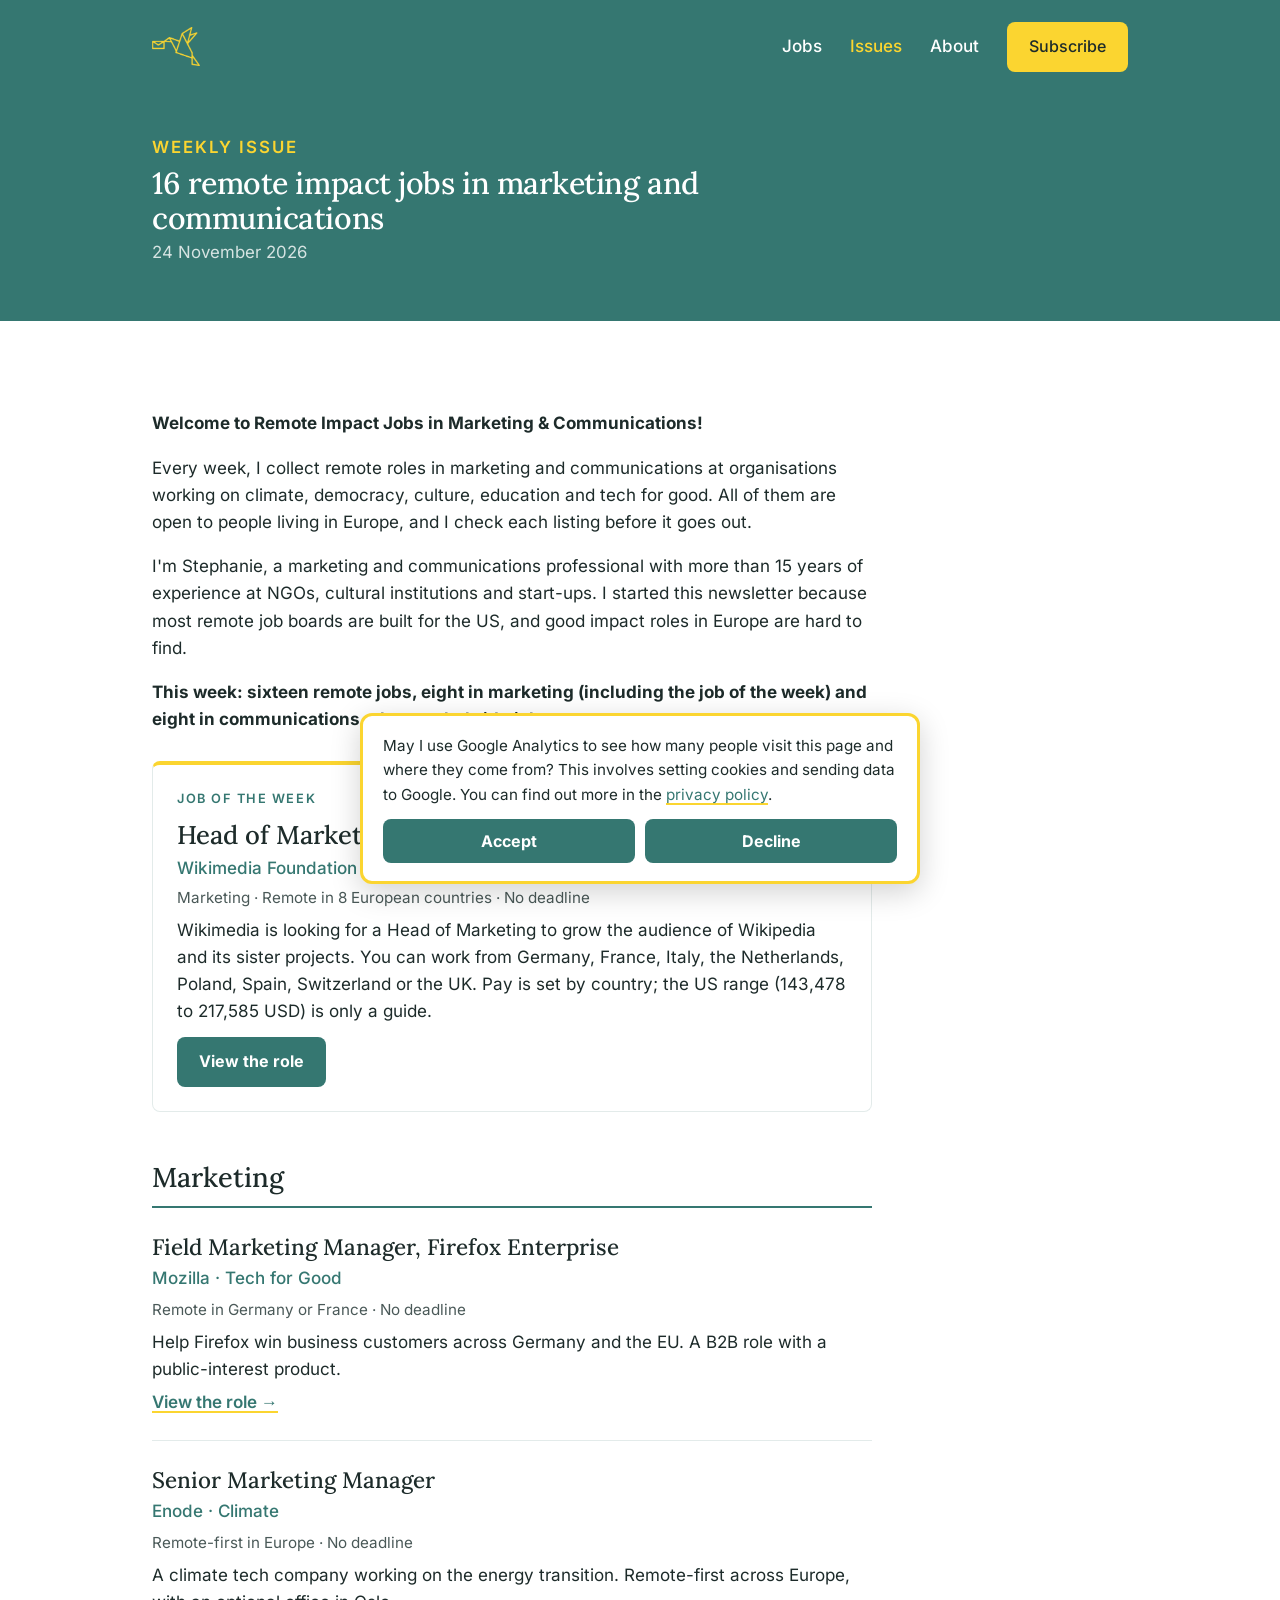
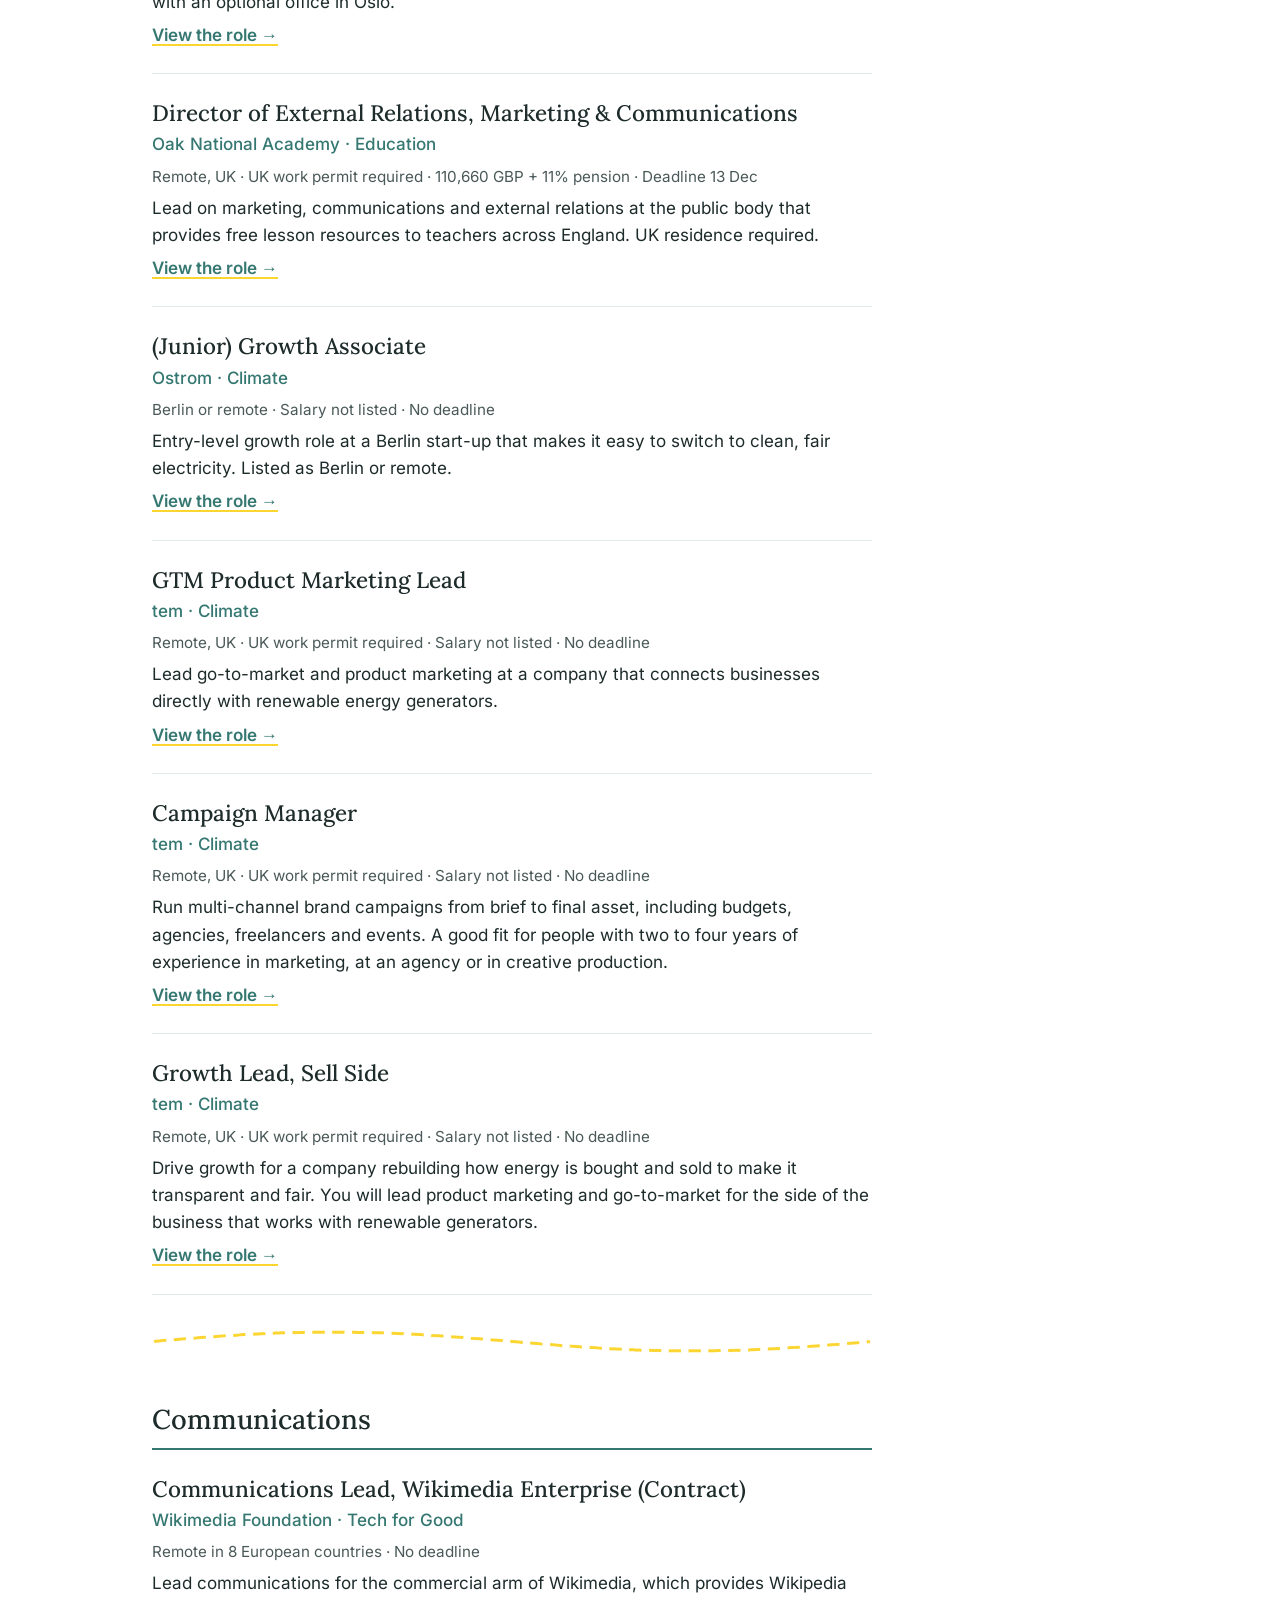
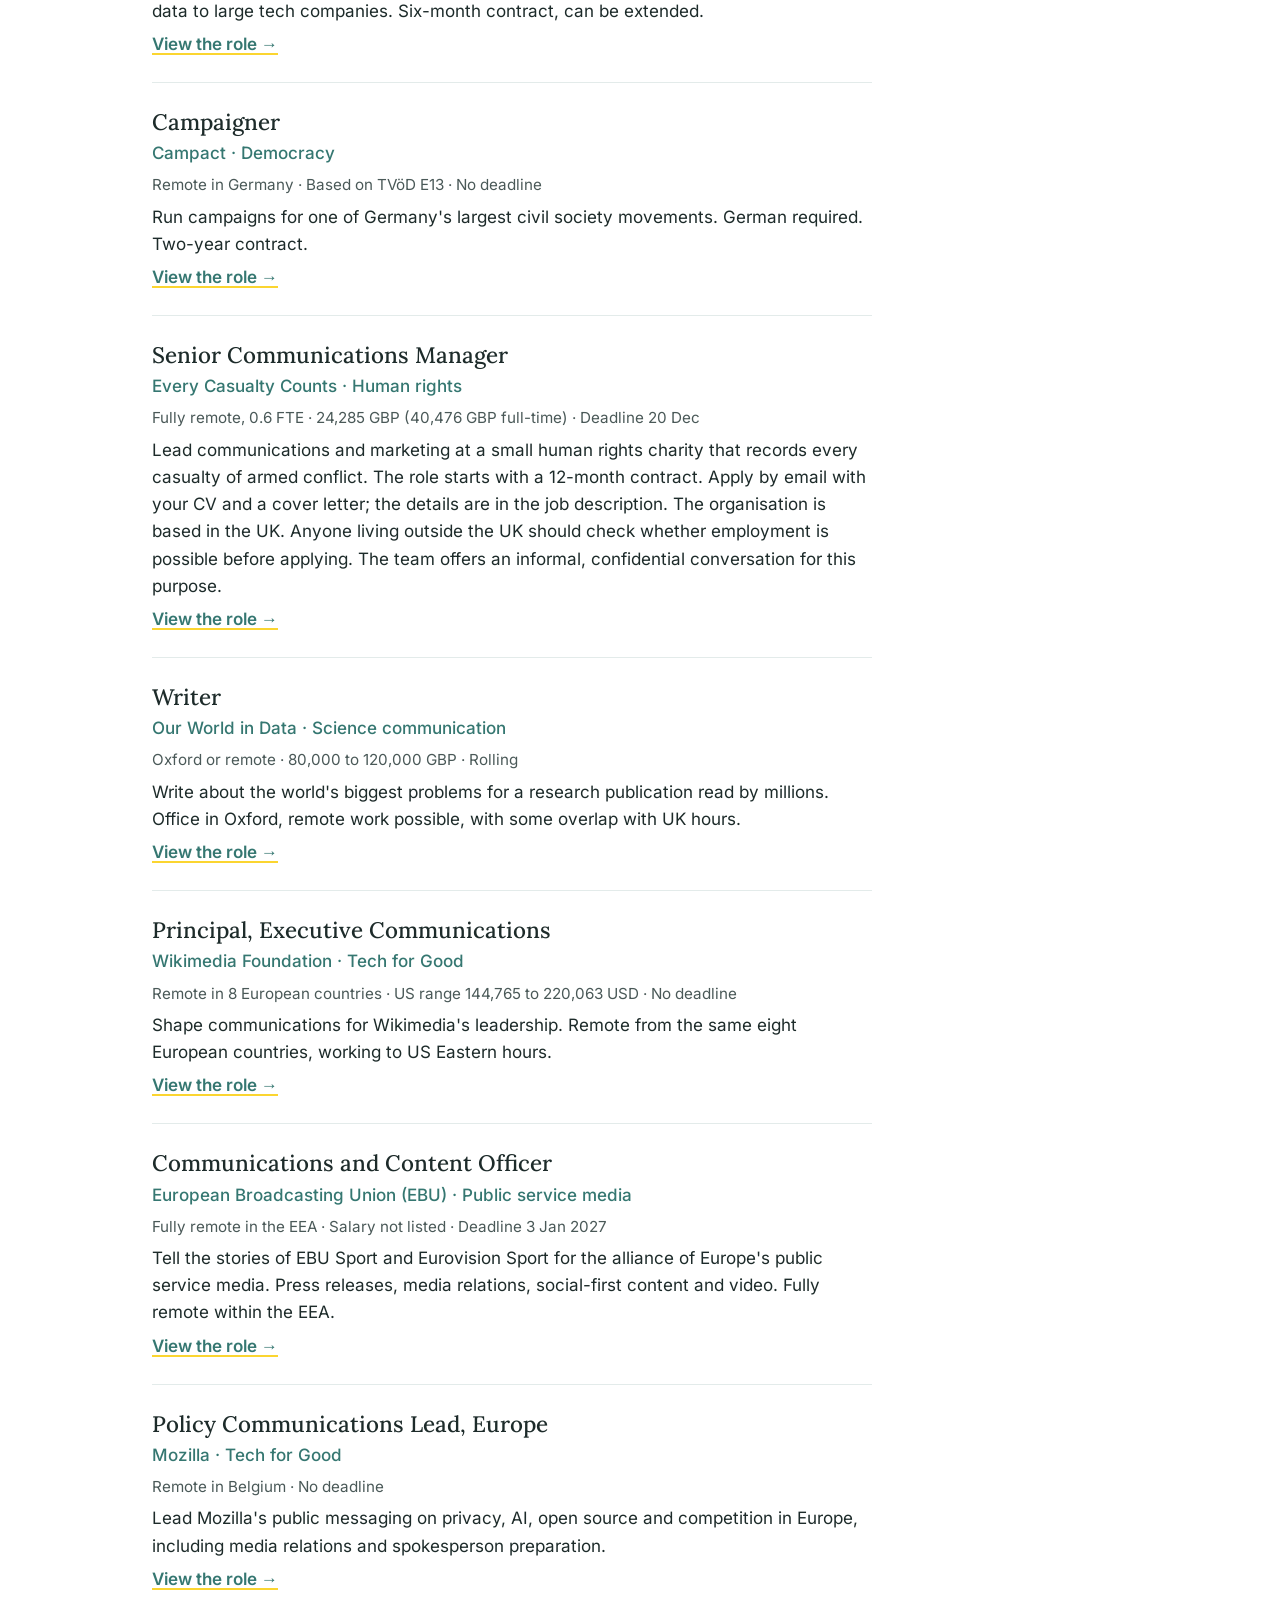
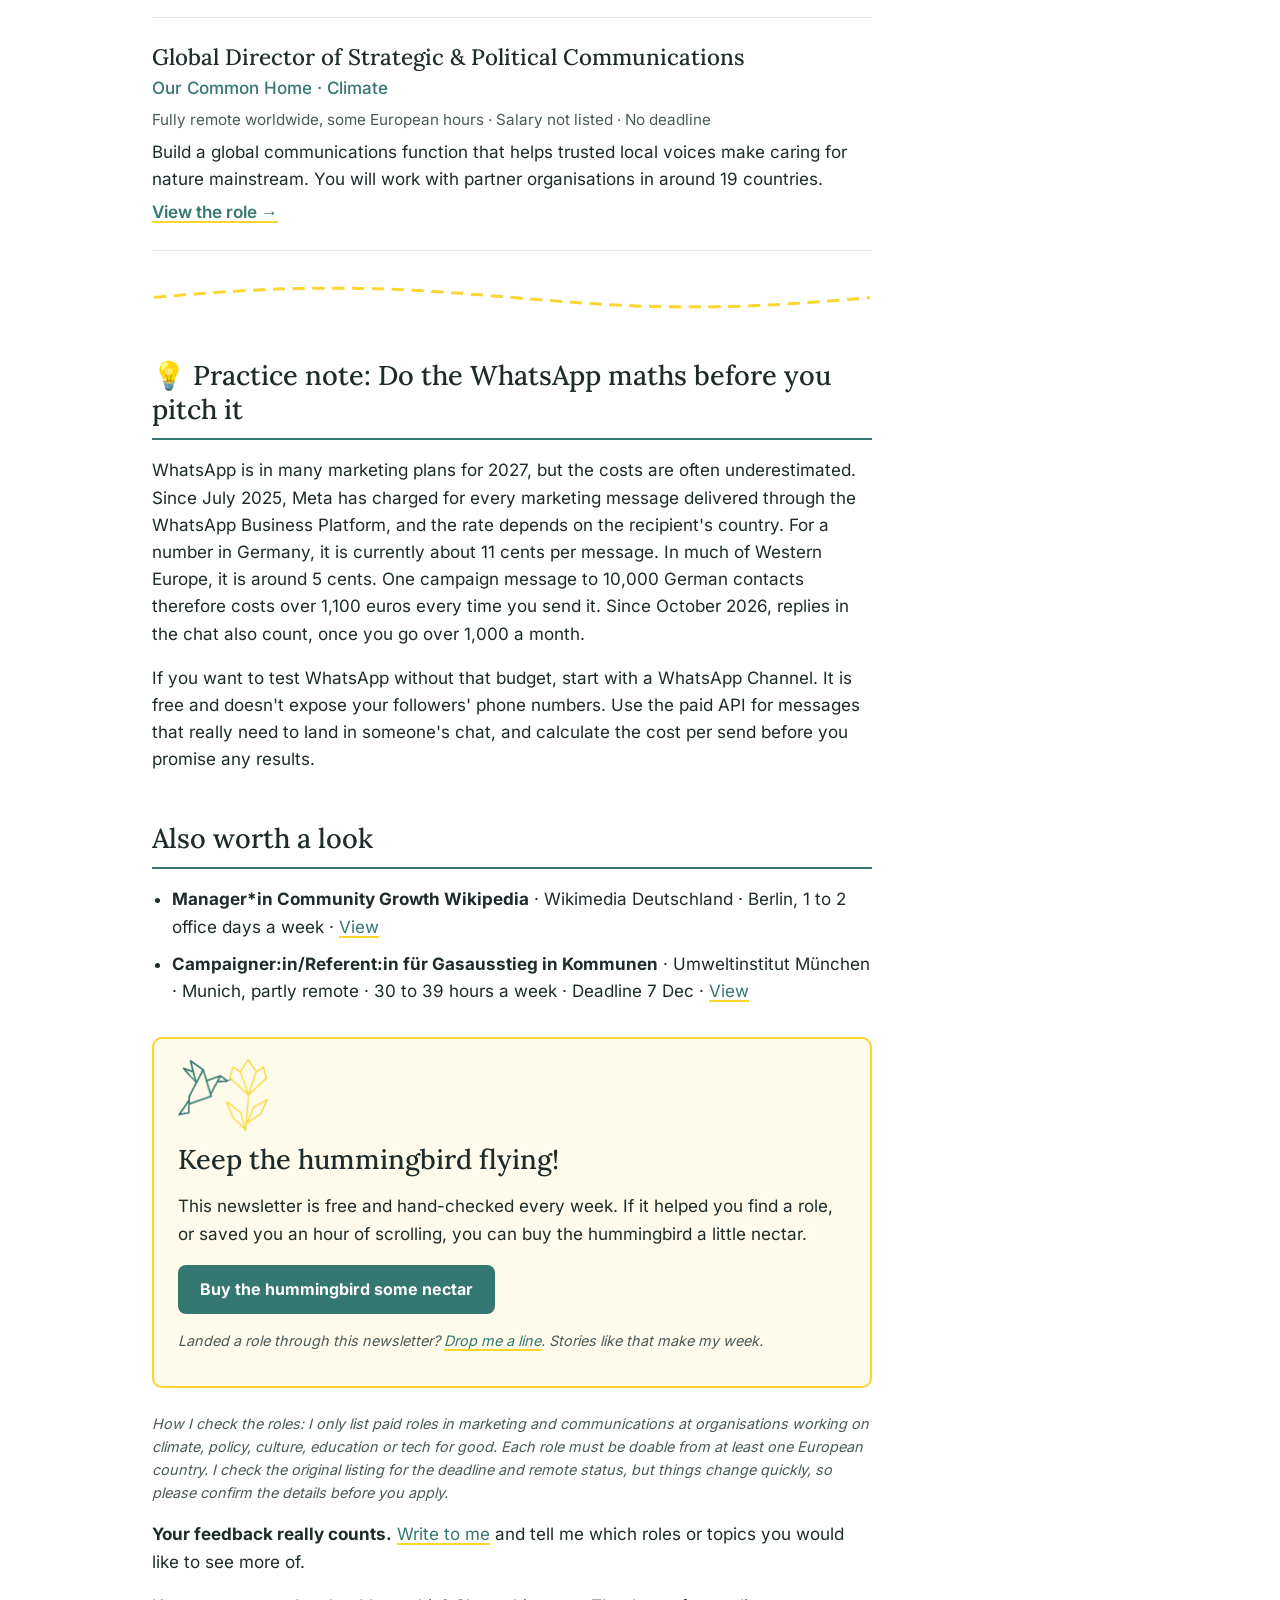
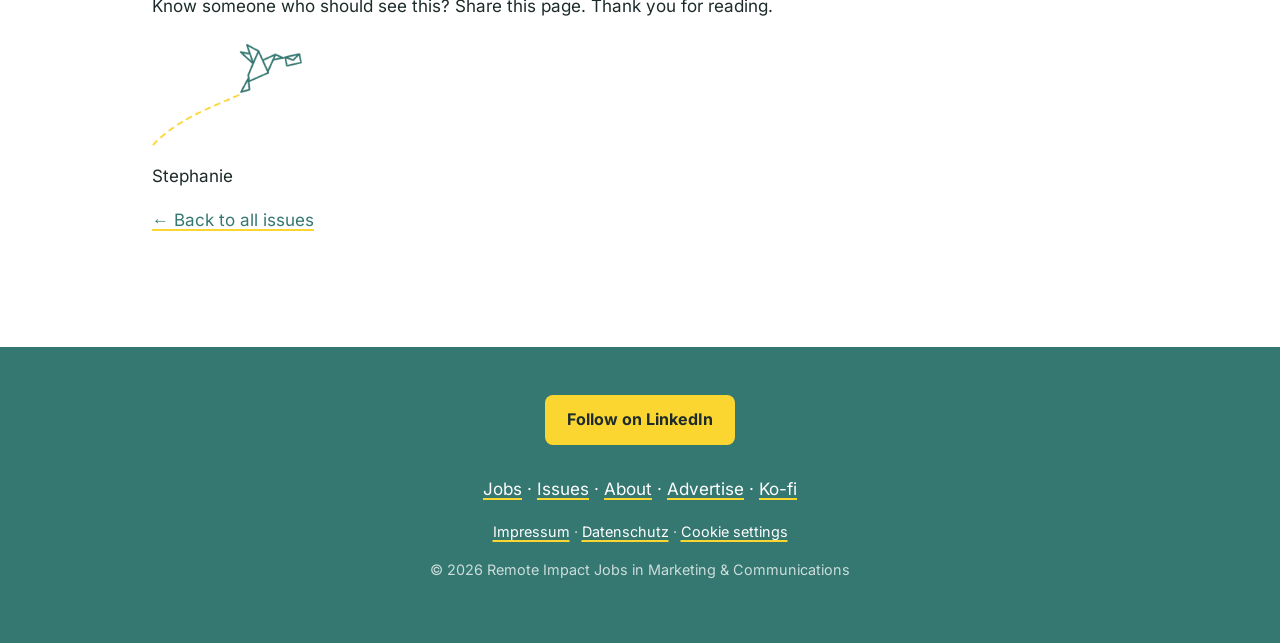
<file: issue.html>
<!DOCTYPE html>
<html lang="en">
<head>
<meta charset="utf-8">
<meta name="viewport" content="width=device-width, initial-scale=1">
<title>Issue · Remote Impact Jobs</title>
<meta name="description" content="Impact-driven communications and marketing roles you can do from anywhere in Europe. New picks every week.">

<meta property="og:title" content="Issue · Remote Impact Jobs">
<meta property="og:description" content="Impact-driven communications and marketing roles you can do from anywhere in Europe. New picks every week.">
<meta property="og:type" content="website">
<meta property="og:image" content="https://remoteimpactjobs.eu/assets/og-image.png">
<meta property="og:image:width" content="1200">
<meta property="og:image:height" content="630">
<link rel="icon" type="image/png" href="/assets/favicon.png">
<link rel="stylesheet" href="/style.css">
<script src="/consent.js" defer></script>
</head>
<body data-page="issue">
<nav class="topnav"><div class="wrap nav-inner">
  <a class="logo" href="/"><img src="/assets/logo-yellow.png" alt="Remote Impact Jobs in Marketing &amp; Communications" width="48"></a>
  <div class="links"><a href="/jobs">Jobs</a><a href="/issues" class="active">Issues</a><a href="/about">About</a><a class="btn btn-yellow btn-sm nav-cta" href="https://stephanies-newsletter-e9b995.beehiiv.com/subscribe" target="_blank" rel="noopener">Subscribe</a></div>
</div></nav>
<header class="page-head"><div class="wrap" id="issue-head"></div></header>
<main class="wrap">
  <article class="issue" id="issue"></article>
  <p><a href="/issues">← Back to all issues</a></p>
</main>
<template id="nectar-tpl"><section class="nectar">
  <img src="/assets/flower.png" alt="Hummingbird at a flower" width="90">
  <h2>Keep the hummingbird flying!</h2>
  <p>This newsletter is free and hand-checked every week. If it helped you find a role, or saved you an hour of scrolling, you can buy the hummingbird a little nectar.</p>
  <a class="btn btn-teal" href="https://ko-fi.com/remoteimpactjobs" target="_blank" rel="noopener">Buy the hummingbird some nectar</a>
  <p class="small"><em>Landed a role through this newsletter? <a href="mailto:mail@stephanie-wieck.com">Drop me a line</a>. Stories like that make my week.</em></p>
</section>
<p class="small"><em>How I check the roles: I only list paid roles in marketing and communications at organisations working on climate, policy, culture, education or tech for good. Each role must be doable from at least one European country. I check the original listing for the deadline and remote status, but things change quickly, so please confirm the details before you apply.</em></p></template>
<footer class="footer">
  <div class="wrap">
    <a class="btn btn-yellow" href="https://www.linkedin.com/company/remote-impact-jobs-in-marketing-communications/" target="_blank" rel="noopener">Follow on LinkedIn</a>
    <p><a href="/jobs">Jobs</a> · <a href="/issues">Issues</a> · <a href="/about">About</a> · <a href="/advertise">Advertise</a> · <a href="https://ko-fi.com/remoteimpactjobs" target="_blank" rel="noopener">Ko-fi</a></p>
    <p class="small"><a href="/impressum">Impressum</a> · <a href="/datenschutz">Datenschutz</a> · <a href="#" onclick="openConsent(event)">Cookie settings</a></p>
    <p class="small">© 2026 Remote Impact Jobs in Marketing &amp; Communications</p>
  </div>
</footer>
<script src="/data.js"></script>
<script src="/app.js"></script>
</body>
</html>
</file>
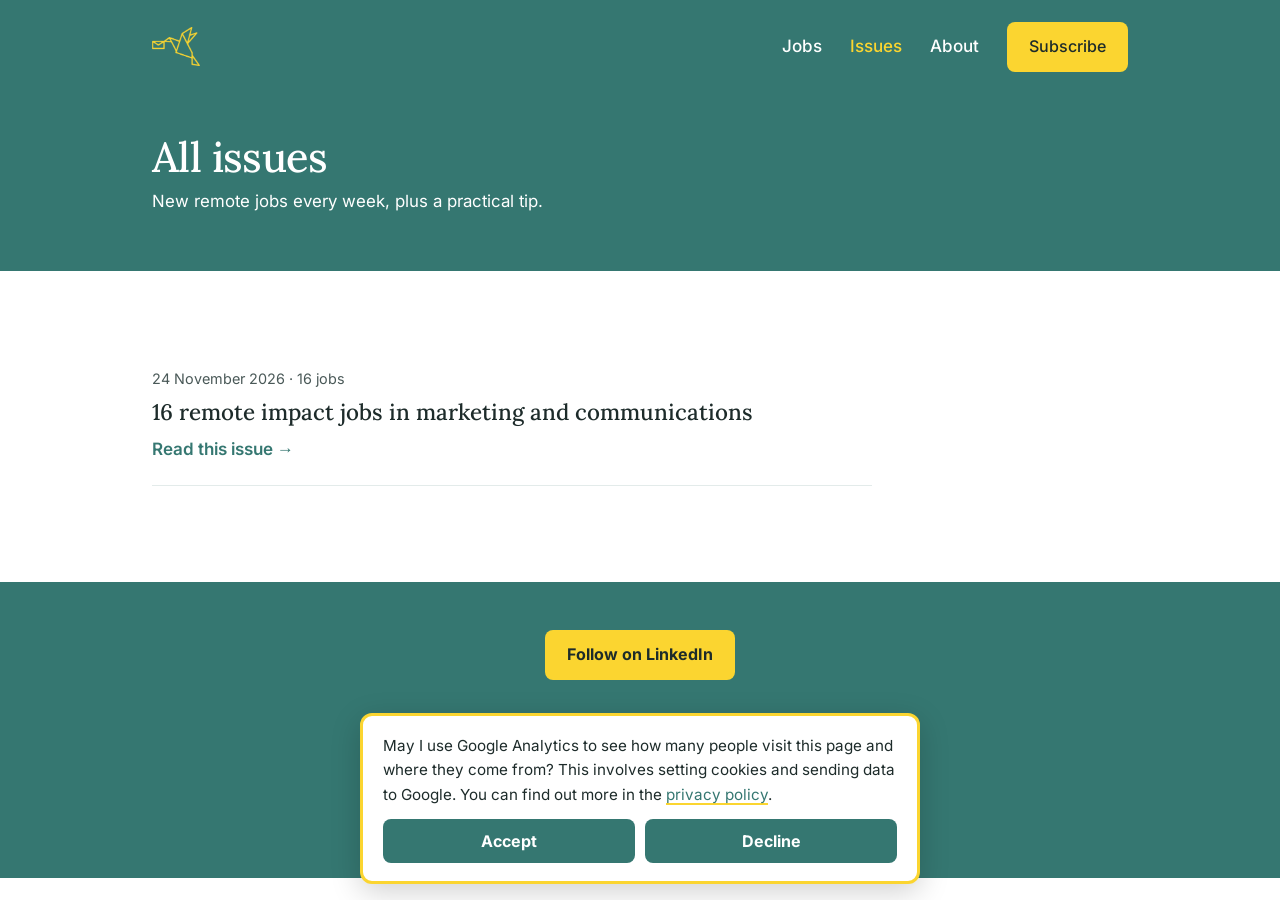
<file: issues.html>
<!DOCTYPE html>
<html lang="en">
<head>
<meta charset="utf-8">
<meta name="viewport" content="width=device-width, initial-scale=1">
<title>All issues · Remote Impact Jobs</title>
<meta name="description" content="Every issue of Remote Impact Jobs in Marketing &amp; Communications.">

<meta property="og:title" content="All issues · Remote Impact Jobs">
<meta property="og:description" content="Every issue of Remote Impact Jobs in Marketing &amp; Communications.">
<meta property="og:type" content="website">
<meta property="og:image" content="https://remoteimpactjobs.eu/assets/og-image.png">
<meta property="og:image:width" content="1200">
<meta property="og:image:height" content="630">
<link rel="icon" type="image/png" href="/assets/favicon.png">
<link rel="stylesheet" href="/style.css">
<script src="/consent.js" defer></script>
</head>
<body data-page="issues">
<nav class="topnav"><div class="wrap nav-inner">
  <a class="logo" href="/"><img src="/assets/logo-yellow.png" alt="Remote Impact Jobs in Marketing &amp; Communications" width="48"></a>
  <div class="links"><a href="/jobs">Jobs</a><a href="/issues" class="active">Issues</a><a href="/about">About</a><a class="btn btn-yellow btn-sm nav-cta" href="https://stephanies-newsletter-e9b995.beehiiv.com/subscribe" target="_blank" rel="noopener">Subscribe</a></div>
</div></nav>
<header class="page-head"><div class="wrap">
  <h1>All issues</h1>
  <p>New remote jobs every week, plus a practical tip.</p>
</div></header>
<main class="wrap"><div id="issue-list"></div></main>
<footer class="footer">
  <div class="wrap">
    <a class="btn btn-yellow" href="https://www.linkedin.com/company/remote-impact-jobs-in-marketing-communications/" target="_blank" rel="noopener">Follow on LinkedIn</a>
    <p><a href="/jobs">Jobs</a> · <a href="/issues">Issues</a> · <a href="/about">About</a> · <a href="/advertise">Advertise</a> · <a href="https://ko-fi.com/remoteimpactjobs" target="_blank" rel="noopener">Ko-fi</a></p>
    <p class="small"><a href="/impressum">Impressum</a> · <a href="/datenschutz">Datenschutz</a> · <a href="#" onclick="openConsent(event)">Cookie settings</a></p>
    <p class="small">© 2026 Remote Impact Jobs in Marketing &amp; Communications</p>
  </div>
</footer>
<script src="/data.js"></script>
<script src="/app.js"></script>
</body>
</html>
</file>
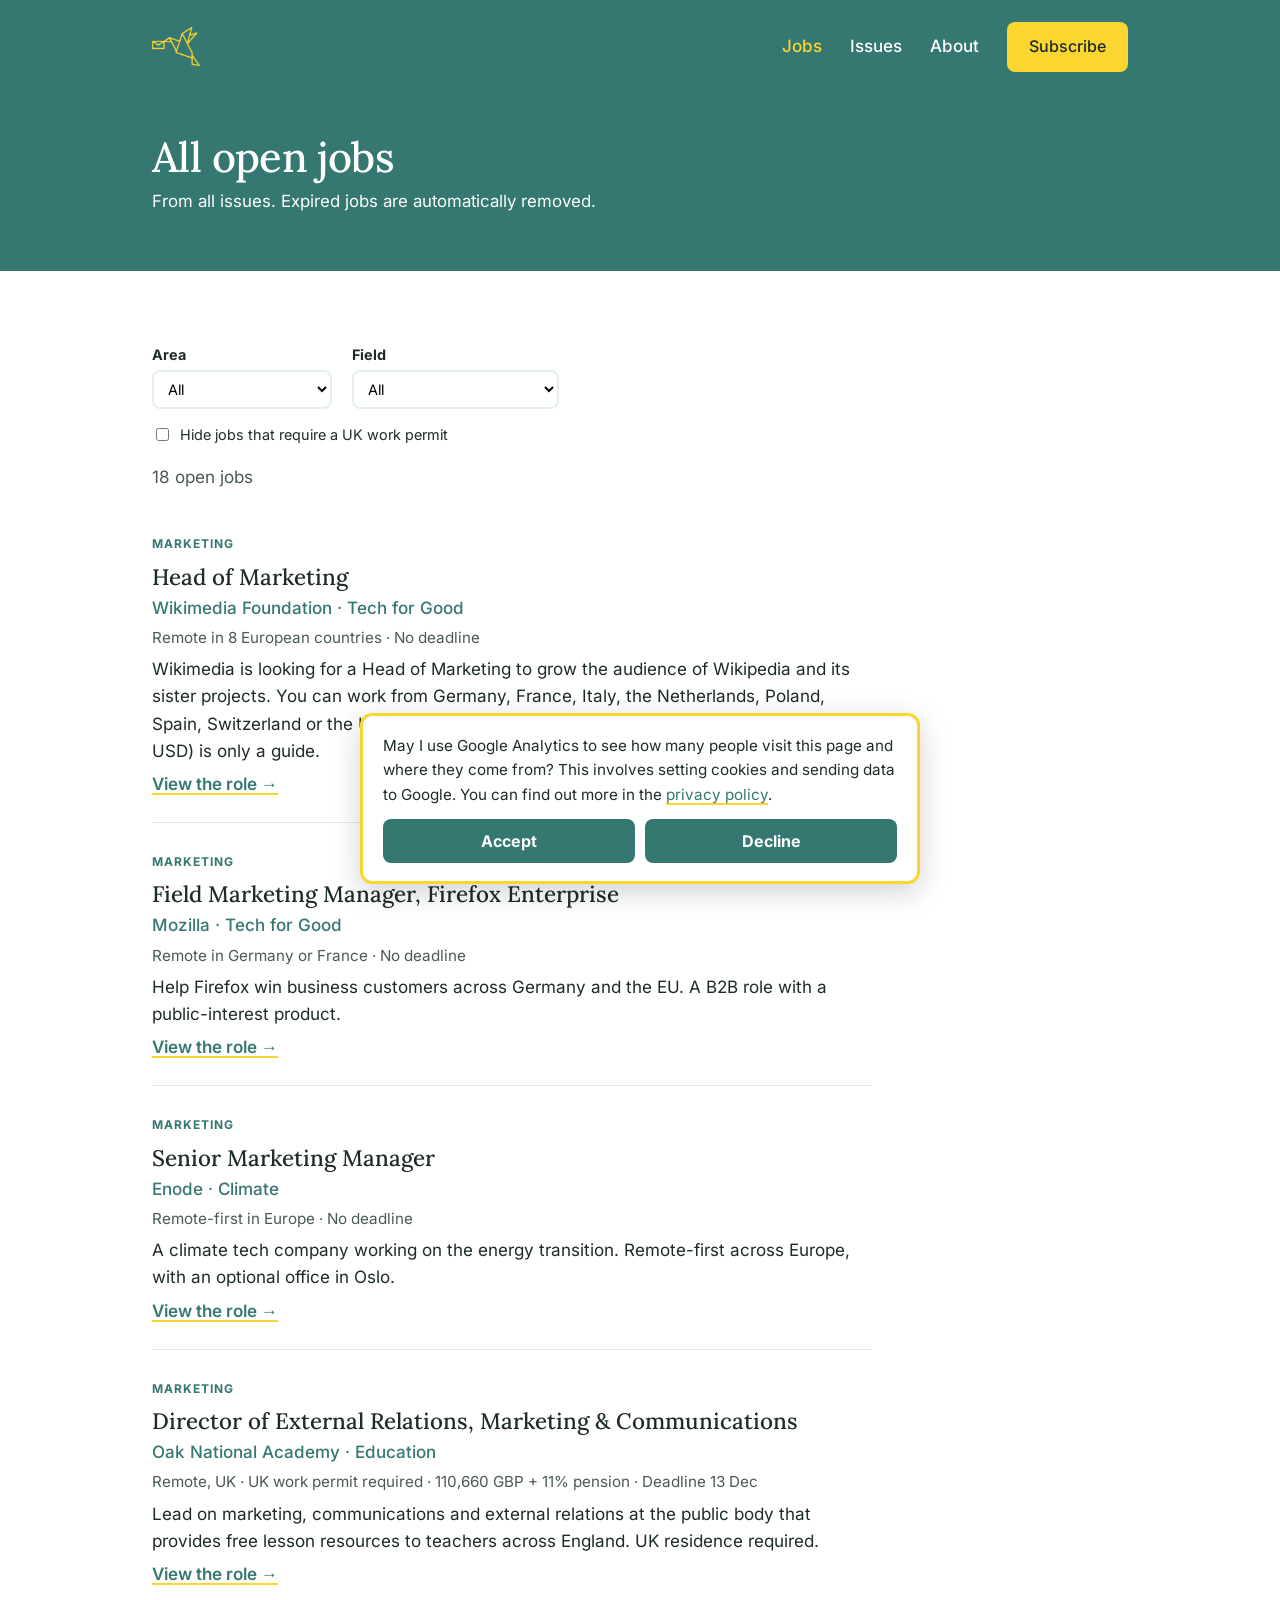
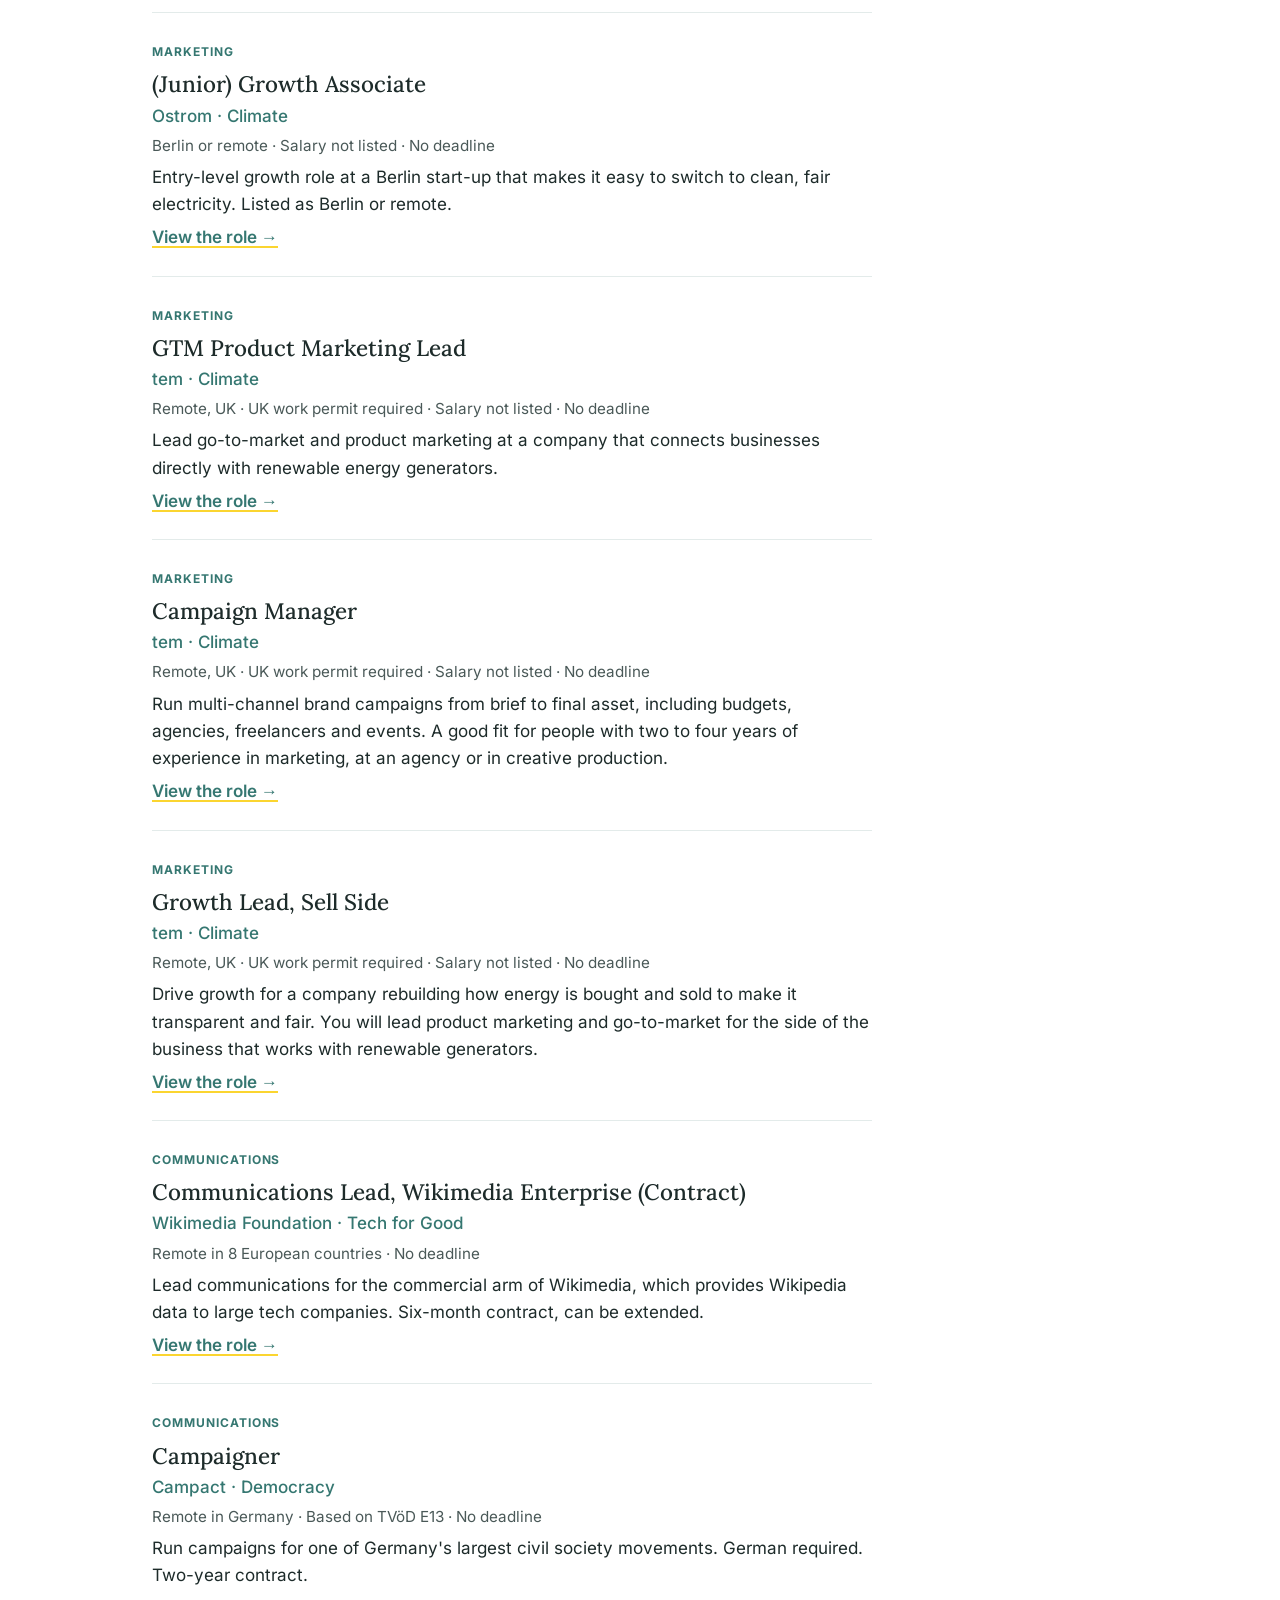
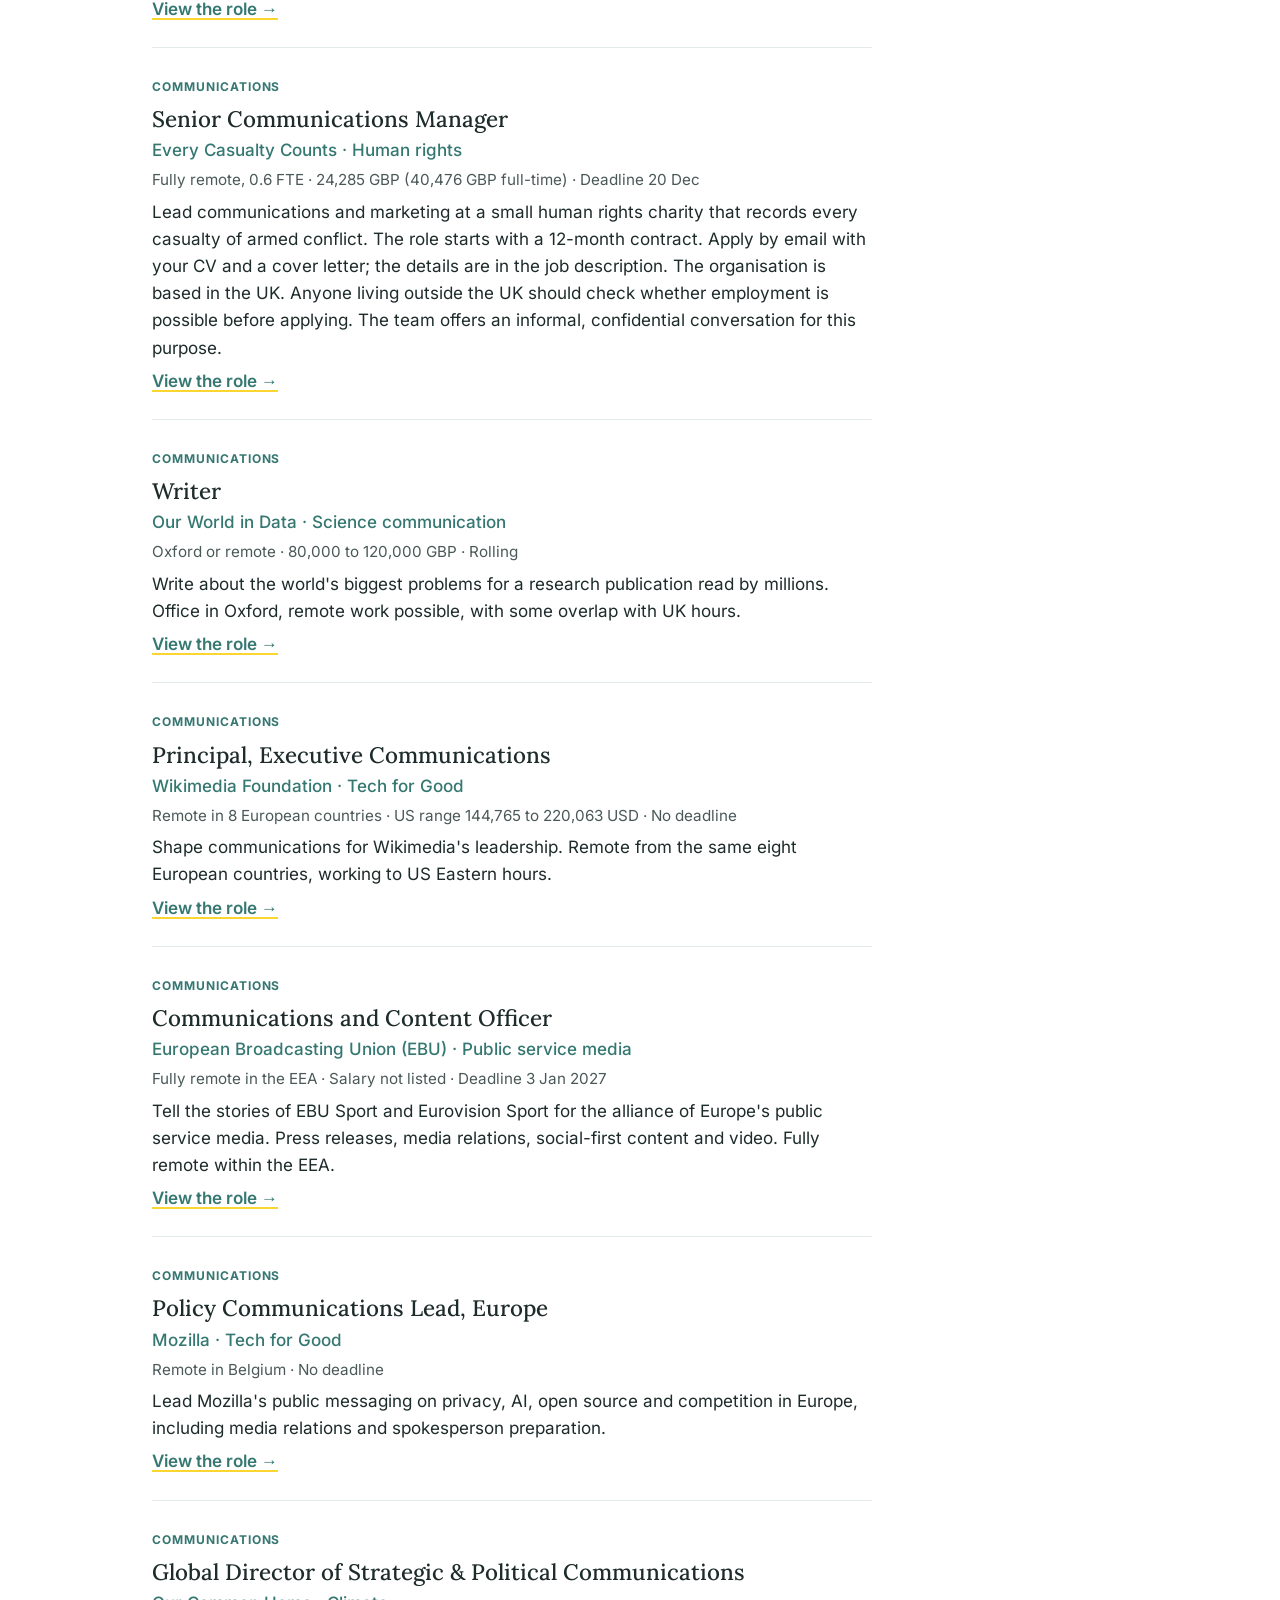
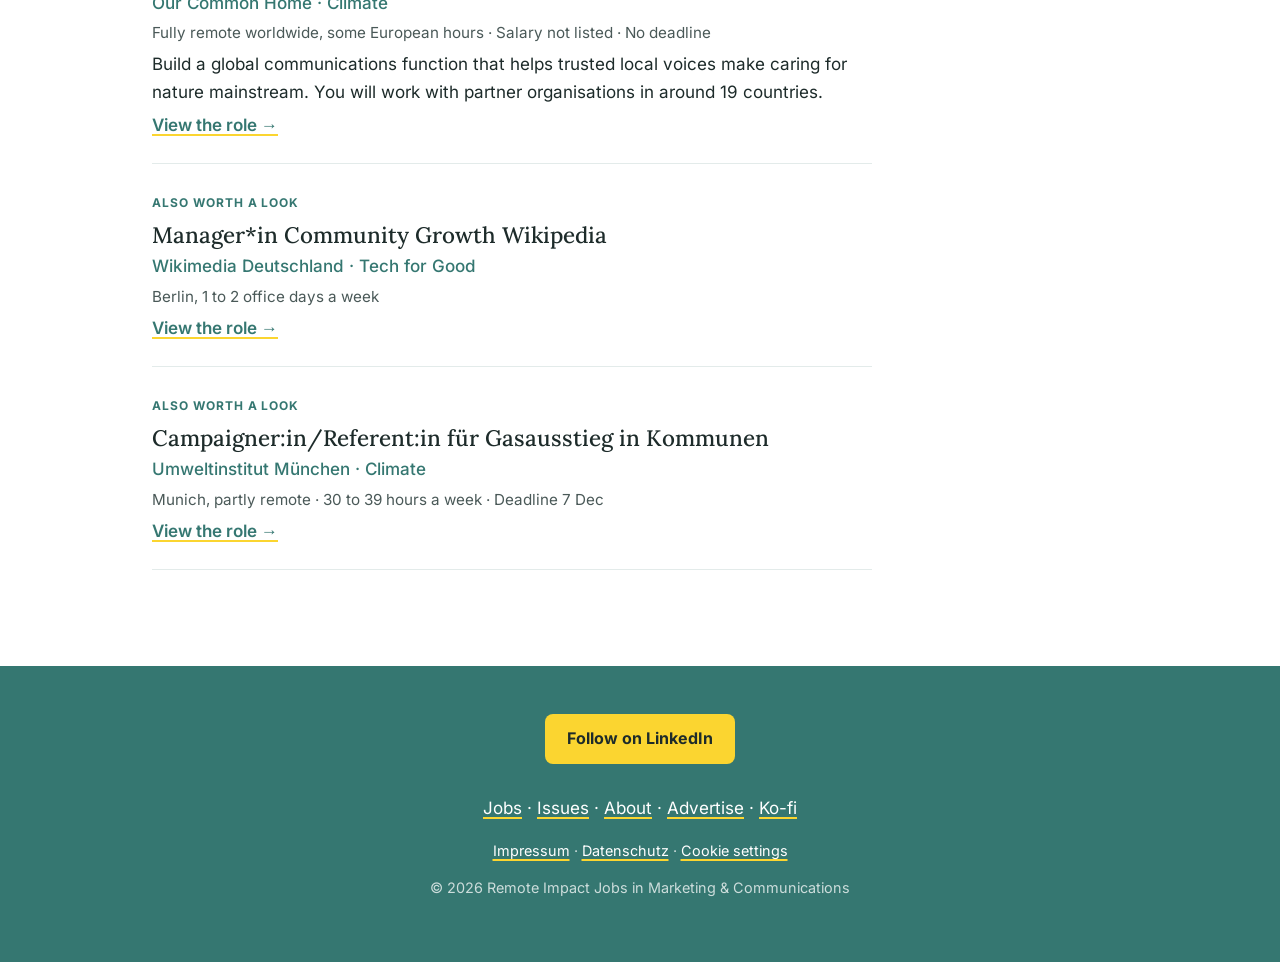
<file: jobs.html>
<!DOCTYPE html>
<html lang="en">
<head>
<meta charset="utf-8">
<meta name="viewport" content="width=device-width, initial-scale=1">
<title>All open jobs · Remote Impact Jobs</title>
<meta name="description" content="All open remote jobs in marketing and communications at impact organisations, open to people in Europe.">

<meta property="og:title" content="All open jobs · Remote Impact Jobs">
<meta property="og:description" content="All open remote jobs in marketing and communications at impact organisations, open to people in Europe.">
<meta property="og:type" content="website">
<meta property="og:image" content="https://remoteimpactjobs.eu/assets/og-image.png">
<meta property="og:image:width" content="1200">
<meta property="og:image:height" content="630">
<link rel="icon" type="image/png" href="/assets/favicon.png">
<link rel="stylesheet" href="/style.css">
<script src="/consent.js" defer></script>
</head>
<body data-page="jobs">
<nav class="topnav"><div class="wrap nav-inner">
  <a class="logo" href="/"><img src="/assets/logo-yellow.png" alt="Remote Impact Jobs in Marketing &amp; Communications" width="48"></a>
  <div class="links"><a href="/jobs" class="active">Jobs</a><a href="/issues">Issues</a><a href="/about">About</a><a class="btn btn-yellow btn-sm nav-cta" href="https://stephanies-newsletter-e9b995.beehiiv.com/subscribe" target="_blank" rel="noopener">Subscribe</a></div>
</div></nav>
<header class="page-head"><div class="wrap">
  <h1>All open jobs</h1>
  <p>From all issues. Expired jobs are automatically removed.</p>
</div></header>
<main class="wrap">
  <div class="filters">
    <label>Area
      <select id="f-cat"><option value="">All</option><option value="marketing">Marketing</option><option value="communications">Communications</option><option value="also">Also worth a look</option></select>
    </label>
    <label>Field
      <select id="f-field"><option value="">All</option></select>
    </label>
    <label class="check"><input type="checkbox" id="f-uk"> Hide jobs that require a UK work permit</label>
  </div>
  <p class="count" id="job-count"></p>
  <div id="job-list"></div>
</main>
<footer class="footer">
  <div class="wrap">
    <a class="btn btn-yellow" href="https://www.linkedin.com/company/remote-impact-jobs-in-marketing-communications/" target="_blank" rel="noopener">Follow on LinkedIn</a>
    <p><a href="/jobs">Jobs</a> · <a href="/issues">Issues</a> · <a href="/about">About</a> · <a href="/advertise">Advertise</a> · <a href="https://ko-fi.com/remoteimpactjobs" target="_blank" rel="noopener">Ko-fi</a></p>
    <p class="small"><a href="/impressum">Impressum</a> · <a href="/datenschutz">Datenschutz</a> · <a href="#" onclick="openConsent(event)">Cookie settings</a></p>
    <p class="small">© 2026 Remote Impact Jobs in Marketing &amp; Communications</p>
  </div>
</footer>
<script src="/data.js"></script>
<script src="/app.js"></script>
</body>
</html>
</file>
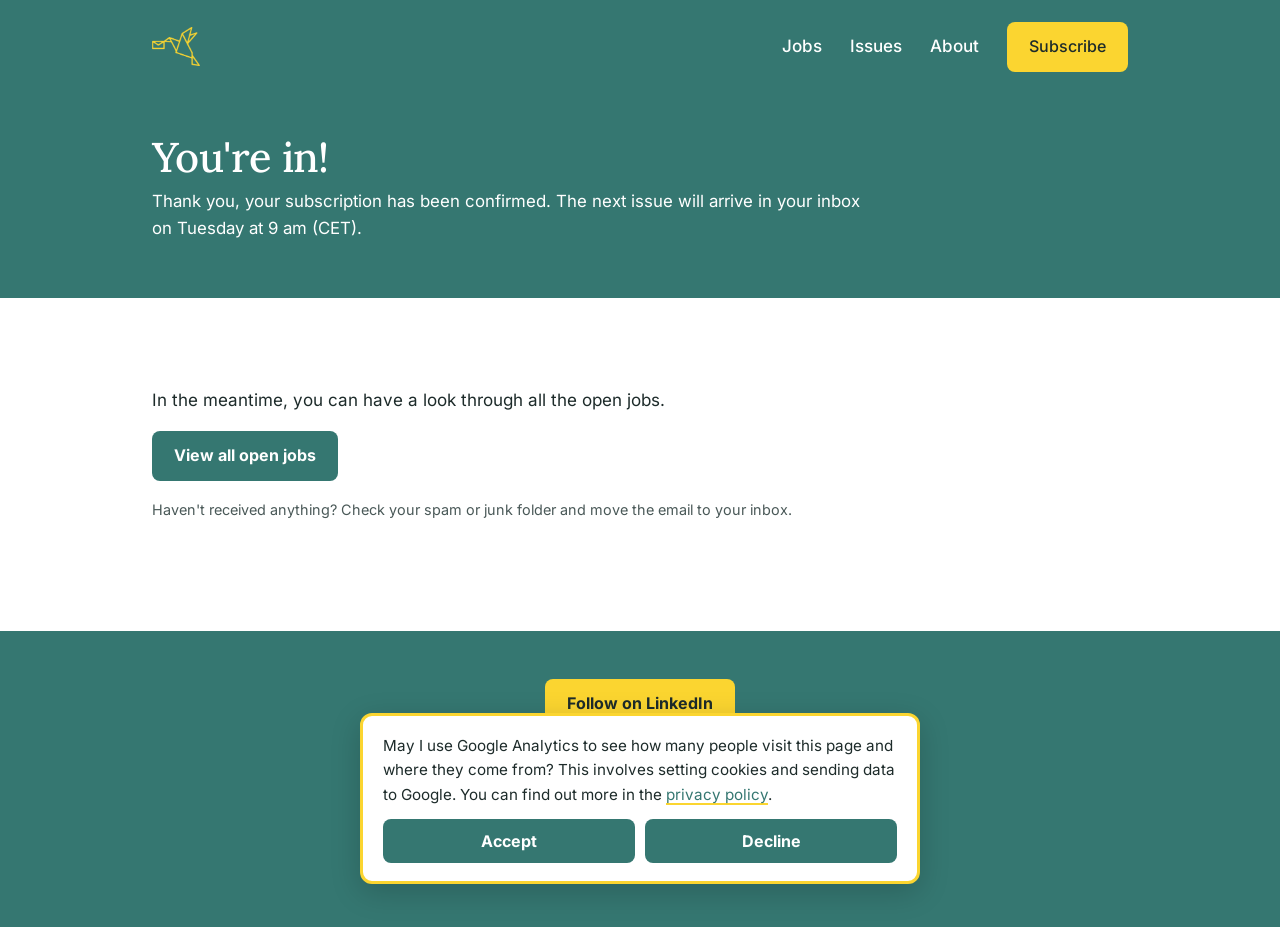
<file: welcome.html>
<!DOCTYPE html>
<html lang="en">
<head>
<meta charset="utf-8">
<meta name="viewport" content="width=device-width, initial-scale=1">
<title>You're in! · Remote Impact Jobs</title>
<meta name="description" content="Impact-driven communications and marketing roles you can do from anywhere in Europe. New picks every week.">
<meta name="robots" content="noindex">
<meta property="og:title" content="You're in! · Remote Impact Jobs">
<meta property="og:description" content="Impact-driven communications and marketing roles you can do from anywhere in Europe. New picks every week.">
<meta property="og:type" content="website">
<meta property="og:image" content="https://remoteimpactjobs.eu/assets/og-image.png">
<meta property="og:image:width" content="1200">
<meta property="og:image:height" content="630">
<link rel="icon" type="image/png" href="/assets/favicon.png">
<link rel="stylesheet" href="/style.css">
<script src="/consent.js" defer></script>
</head>
<body data-page="welcome">
<nav class="topnav"><div class="wrap nav-inner">
  <a class="logo" href="/"><img src="/assets/logo-yellow.png" alt="Remote Impact Jobs in Marketing &amp; Communications" width="48"></a>
  <div class="links"><a href="/jobs">Jobs</a><a href="/issues">Issues</a><a href="/about">About</a><a class="btn btn-yellow btn-sm nav-cta" href="https://stephanies-newsletter-e9b995.beehiiv.com/subscribe" target="_blank" rel="noopener">Subscribe</a></div>
</div></nav>
<header class="page-head"><div class="wrap">
  <h1>You're in!</h1>
  <p>Thank you, your subscription has been confirmed. The next issue will arrive in your inbox on Tuesday at 9 am (CET).</p>
</div></header>
<main class="wrap prose">
  <p>In the meantime, you can have a look through all the open jobs.</p>
  <p><a class="btn btn-teal" href="/jobs">View all open jobs</a></p>
  <p class="small">Haven't received anything? Check your spam or junk folder and move the email to your inbox.</p>
</main>
<footer class="footer">
  <div class="wrap">
    <a class="btn btn-yellow" href="https://www.linkedin.com/company/remote-impact-jobs-in-marketing-communications/" target="_blank" rel="noopener">Follow on LinkedIn</a>
    <p><a href="/jobs">Jobs</a> · <a href="/issues">Issues</a> · <a href="/about">About</a> · <a href="/advertise">Advertise</a> · <a href="https://ko-fi.com/remoteimpactjobs" target="_blank" rel="noopener">Ko-fi</a></p>
    <p class="small"><a href="/impressum">Impressum</a> · <a href="/datenschutz">Datenschutz</a> · <a href="#" onclick="openConsent(event)">Cookie settings</a></p>
    <p class="small">© 2026 Remote Impact Jobs in Marketing &amp; Communications</p>
  </div>
</footer>
</body>
</html>
</file>
<file: style.css>
:root {
  --teal: #357771;
  --teal-dark: #285c57;
  --yellow: #FBD530;
  --mint: #E4F0EE;
  --nectar: #FEFBEA;
  --ink: #1f2a29;
  --muted: #5b6b69;
}
* { box-sizing: border-box; }
html { scroll-behavior: smooth; }
body {
  margin: 0;
  font-family: -apple-system, BlinkMacSystemFont, "Segoe UI", Roboto, "Helvetica Neue", Arial, sans-serif;
  font-size: 17px;
  line-height: 1.6;
  color: var(--ink);
  background: #fff;
}
.wrap { max-width: 680px; margin: 0 auto; padding: 0 22px; }
a { color: var(--teal); text-decoration-color: var(--yellow); text-decoration-thickness: 2px; text-underline-offset: 3px; }
a:hover { color: var(--teal-dark); }

/* Top navigation */
.topnav { background: var(--teal); color: #fff; }
.nav-inner { display: flex; align-items: center; justify-content: space-between; padding-top: 16px; padding-bottom: 16px; }
.logo img { display: block; width: 48px; height: auto; }
.links { display: flex; align-items: center; gap: 22px; }
.links a { color: #fff; text-decoration: none; font-weight: 600; }
.links a.active, .links a:hover { color: var(--yellow); }
.links .nav-cta { color: var(--ink); }
.links .nav-cta:hover { color: var(--ink); }
.btn-sm { padding: 8px 14px; font-size: .9rem; }

/* Hero (home) */
.hero { background: var(--teal); color: #fff; padding: 28px 0 52px; font-size: 1.05rem; }
.hero h1 { font-size: 2.15rem; line-height: 1.2; margin: 0 0 12px; letter-spacing: -0.015em; }
.claim { margin: 0 0 32px; color: var(--yellow); font-weight: 600; }
.signup {
  display: flex; align-items: center; justify-content: space-between; gap: 20px;
  border-left: 4px solid var(--yellow); background: rgba(255,255,255,.08);
  border-radius: 0 8px 8px 0; padding: 16px 20px;
}
.signup p { margin: 0; }
.signup .btn { flex-shrink: 0; font-size: 1.05rem; }
.proof { margin: 18px 0 0; opacity: .85; }
.about-signup { margin-top: 36px; }
.about-signup .signup { background: var(--mint); color: var(--ink); }

/* Page header (inner pages) */
.page-head { background: var(--teal); color: #fff; padding: 20px 0 40px; }
.page-head h1 { font-size: 2.15rem; line-height: 1.2; margin: 0 0 8px; letter-spacing: -0.015em; }
.page-head p { margin: 0; font-size: 1.05rem; }
.page-head .eyebrow { color: var(--yellow); }
.page-head .issue-title { font-size: 1.9rem; margin: 6px 0 4px; }
.page-head .issue-date { color: rgba(255,255,255,.8); margin: 0; }

/* Buttons */
.btn {
  display: inline-block; padding: 12px 22px; border-radius: 8px;
  font-weight: 700; text-decoration: none; font-size: 1rem;
}
.btn-yellow { background: var(--yellow); color: var(--ink); }
.btn-yellow:hover { background: #f2c914; color: var(--ink); }
.btn-teal { background: var(--teal); color: #fff; }
.btn-teal:hover { background: var(--teal-dark); color: #fff; }

/* Issue */
main.wrap { padding-top: 48px; padding-bottom: 24px; }
.eyebrow { text-transform: uppercase; letter-spacing: .12em; font-size: .8rem; font-weight: 700; color: var(--teal); margin: 0; }
.issue-title { font-size: 1.7rem; line-height: 1.25; margin: 6px 0 4px; }
.issue-date { color: var(--muted); margin: 0 0 28px; }
.issue h2 { font-size: 1.45rem; margin: 36px 0 14px; color: var(--teal); }
.issue h3 { font-size: 1.08rem; margin: 0 0 4px; line-height: 1.35; }
.issue .meta { font-weight: 700; font-size: .92rem; margin: 0 0 6px; }
.issue .job p { margin: 0 0 6px; }
.jotw {
  background: var(--mint); border: 3px solid var(--yellow); border-radius: 8px;
  padding: 20px; margin: 28px 0;
}
.jotw h2 { margin-top: 0; }
.jotw p { margin: 0 0 12px; }
.job { border-left: 4px solid var(--teal); padding: 12px 16px; margin-bottom: 14px; }
.job.cm { border-left-color: var(--yellow); }
.divider { display: block; width: 100%; height: auto; margin: 34px 0 0; }
.hybrid { padding-left: 20px; }
.hybrid li { margin-bottom: 10px; }
.nectar {
  background: var(--nectar); border: 2px solid var(--yellow); border-radius: 10px;
  padding: 20px 24px; margin: 32px 0 24px;
}
.nectar img { display: block; height: auto; }
.nectar h2 { margin-top: 10px; }
.small { font-size: .9rem; color: var(--muted); }
.signoff { display: block; height: auto; margin: 24px 0 0; }

/* Footer */
.footer { background: var(--teal); color: #fff; text-align: center; padding: 36px 0; margin-top: 40px; }
.footer a { color: #fff; }
.footer .btn { color: var(--ink); margin-bottom: 14px; }
.footer .small { color: rgba(255,255,255,.75); }

/* Legal pages */
.wrap.legal { padding-top: 40px; padding-bottom: 24px; }
.legal h1 { color: var(--teal); }
.legal h2 { font-size: 1.15rem; margin-top: 28px; }

@media (max-width: 520px) {
  body { font-size: 16px; }
  .hero { padding: 22px 0 40px; }
  .issue-title { font-size: 1.4rem; }
}

/* Consent banner */
#consent {
  position: fixed; left: 16px; right: 16px; bottom: 16px; z-index: 50;
  max-width: 560px; margin: 0 auto;
  background: #fff; border: 3px solid var(--yellow); border-radius: 12px;
  box-shadow: 0 8px 30px rgba(0,0,0,.18);
  padding: 18px 20px; font-size: .95rem;
}
#consent p { margin: 0 0 12px; }
.consent-btns { display: flex; gap: 10px; flex-wrap: wrap; }
.consent-btns .btn { border: 0; cursor: pointer; font-family: inherit; flex: 1 1 120px; }
.linklike { background: none; border: 0; padding: 0; font: inherit; color: inherit; text-decoration: underline; cursor: pointer; }

/* Sections */
.section-title { font-size: 1.45rem; margin: 6px 0 18px; }
.block { margin-top: 48px; }
.how p { margin: 0 0 10px; }
.tag { display: inline-block; font-size: .75rem; font-weight: 700; text-transform: uppercase; letter-spacing: .08em; color: var(--teal); margin-bottom: 4px; }
.job .meta { font-weight: 700; font-size: .92rem; margin: 0 0 6px; }
.job p { margin: 0 0 6px; }
.job h3 { font-size: 1.08rem; margin: 0 0 4px; line-height: 1.35; }
#top-jobs { margin-bottom: 22px; }
.closed { opacity: .55; }
.closed-label { color: #a33; font-weight: 700; }
.issue-link {
  display: block; text-decoration: none; color: var(--ink);
  border: 2px solid var(--mint); border-radius: 10px; padding: 16px 20px; margin-bottom: 14px;
}
.issue-link:hover { border-color: var(--yellow); color: var(--ink); }
.issue-link strong { display: block; font-size: 1.1rem; margin: 2px 0 6px; }
.issue-link .issue-date { color: var(--muted); font-size: .9rem; margin: 0; }
.issue-link .more { color: var(--teal); font-weight: 600; }

/* Filters */
.filters { display: flex; flex-wrap: wrap; gap: 14px 20px; align-items: flex-end; margin-bottom: 18px; }
.filters label { display: flex; flex-direction: column; gap: 4px; font-weight: 700; font-size: .9rem; }
.filters select { font: inherit; font-weight: 400; padding: 8px 10px; border: 2px solid var(--mint); border-radius: 8px; background: #fff; min-width: 180px; }
.filters .check { flex-direction: row; align-items: center; gap: 8px; font-weight: 400; }
.count { color: var(--muted); margin: 0 0 14px; }
.empty { color: var(--muted); }

/* Prose pages */
.prose h2 { font-size: 1.3rem; color: var(--teal); margin: 32px 0 10px; }

@media (max-width: 620px) {
  .links { gap: 16px; }
  .nav-cta { display: none; }
  .page-head h1, .hero h1 { font-size: 1.65rem; }
  .page-head .issue-title { font-size: 1.45rem; }
  .filters select { min-width: 0; width: 100%; }
  .filters label { flex: 1 1 100%; }
}

/* Advertise */
.stats { display: grid; grid-template-columns: repeat(4, 1fr); gap: 12px; margin: 32px 0 8px; }
.stats div { background: var(--mint); border-radius: 12px; padding: 14px 10px; text-align: center; }
.stats strong { display: block; font-size: 1.5rem; color: var(--teal); line-height: 1.2; }
.stats span { font-size: .85rem; color: var(--muted); }
.offer { border-left: 4px solid var(--yellow); padding: 12px 16px; margin-bottom: 14px; }
.offer p { margin: 0 0 6px; }
.offer .price { font-size: 1.4rem; font-weight: 700; color: var(--teal); }
.offer .price span { font-size: .9rem; font-weight: 400; color: var(--muted); }
@media (max-width: 560px) { .stats { grid-template-columns: repeat(2, 1fr); } }
button.btn { border: 0; cursor: pointer; font-family: inherit; font-size: 1rem; }

/* ===== Design update 27.11.2026: juniper header, editorial job list ===== */
/* Fonts are self-hosted (no request to Google). Lora + Inter, SIL Open Font License. */
@font-face { font-family: "Inter"; font-weight: 400; font-style: normal; font-display: swap; src: url("/assets/fonts/inter-latin-400-normal.woff2") format("woff2"); }
@font-face { font-family: "Inter"; font-weight: 500; font-style: normal; font-display: swap; src: url("/assets/fonts/inter-latin-500-normal.woff2") format("woff2"); }
@font-face { font-family: "Inter"; font-weight: 600; font-style: normal; font-display: swap; src: url("/assets/fonts/inter-latin-600-normal.woff2") format("woff2"); }
@font-face { font-family: "Inter"; font-weight: 700; font-style: normal; font-display: swap; src: url("/assets/fonts/inter-latin-700-normal.woff2") format("woff2"); }
@font-face { font-family: "Lora"; font-weight: 500; font-style: normal; font-display: swap; src: url("/assets/fonts/lora-latin-500-normal.woff2") format("woff2"); }
@font-face { font-family: "Lora"; font-weight: 600; font-style: normal; font-display: swap; src: url("/assets/fonts/lora-latin-600-normal.woff2") format("woff2"); }

:root { --ink: #1d2b2a; --muted: #4a5958; --line: #e3ebea; --serif: "Lora", Georgia, serif; }
body { font-family: "Inter", -apple-system, BlinkMacSystemFont, "Segoe UI", Roboto, Arial, sans-serif; }
h1, h2, h3, .section-title, .issue-title { font-family: var(--serif); font-weight: 500; letter-spacing: 0; }

/* One width for header and content; reading pages keep a comfortable line length */
.wrap { max-width: 1040px; padding-left: 32px; padding-right: 32px; }
body:not([data-page="home"]) main.wrap > *,
body:not([data-page="home"]) .page-head .wrap > * { max-width: 720px; }

/* Navigation */
.nav-inner { padding-top: 22px; padding-bottom: 22px; }
.links { gap: 28px; }
.links a { font-weight: 500; }

/* Hero: single column, left-aligned */
.hero { padding: 64px 0 88px; }
.hero .claim { font-size: .8rem; font-weight: 600; letter-spacing: .12em; text-transform: uppercase; color: var(--yellow); margin: 0 0 20px; }
.hero h1 { font-size: 3.4rem; line-height: 1.08; max-width: 820px; margin: 0 0 32px; }
.signup { max-width: 720px; }
.proof { font-size: .9rem; color: #e4efee; opacity: 1; margin-top: 20px; }

/* Inner page headers match the hero */
.page-head { padding: 40px 0 56px; }
.page-head h1 { font-size: 2.6rem; line-height: 1.12; }

/* Section labels and list heading */
main.wrap { padding-top: 72px; }
.eyebrow { font-size: .8rem; font-weight: 600; }
.section-title { font-size: 2.1rem; margin: 8px 0 0; }
.list-title { padding-bottom: 18px; border-bottom: 2px solid var(--teal); }
.block { margin-top: 72px; }

/* Jobs as a quiet list with dividers */
.job, .job.cm { border: 0; border-bottom: 1px solid var(--line); padding: 24px 0; margin: 0; }
.job h3, .issue h3 { font-family: var(--serif); font-weight: 500; font-size: 1.4rem; line-height: 1.3; margin: 0 0 4px; }
.job .org, .jotw .org { color: var(--teal); font-weight: 500; margin: 0 0 4px; }
.job .meta, .issue .meta { font-weight: 400; font-size: .95rem; color: var(--muted); }
.job .tag { margin-bottom: 8px; }
.job a { font-weight: 600; }
#top-jobs { margin-bottom: 32px; }

/* Job of the week: white card with a yellow top rule */
.jotw { background: #fff; border: 1px solid var(--line); border-top: 4px solid var(--yellow); border-radius: 8px; padding: 24px; }
.jotw .eyebrow { margin-bottom: 8px; }
.jotw h3 { font-size: 1.6rem; }

/* Issue pages */
.issue h2 { font-family: var(--serif); font-size: 1.7rem; line-height: 1.25; color: var(--ink); padding-bottom: 12px; border-bottom: 2px solid var(--teal); margin: 48px 0 0; }
.issue-link { border: 0; border-bottom: 1px solid var(--line); border-radius: 0; padding: 22px 0; margin: 0; }
.issue-link strong { font-family: var(--serif); font-weight: 500; font-size: 1.4rem; }
.issue-link:hover strong { color: var(--teal); }

/* Support box keeps its own look */
.nectar h2 { border-bottom: 0; padding-bottom: 0; margin-top: 10px; }

/* Footer */
.footer { padding: 48px 0; margin-top: 72px; }

@media (max-width: 620px) {
  .wrap { padding-left: 20px; padding-right: 20px; }
  .hero { padding: 40px 0 56px; }
  .signup { flex-direction: column; align-items: flex-start; }
  .hero h1 { font-size: 2.2rem; }
  .page-head h1 { font-size: 1.9rem; }
  .section-title { font-size: 1.7rem; }
  .job h3, .issue h3 { font-size: 1.25rem; }
}
</file>
